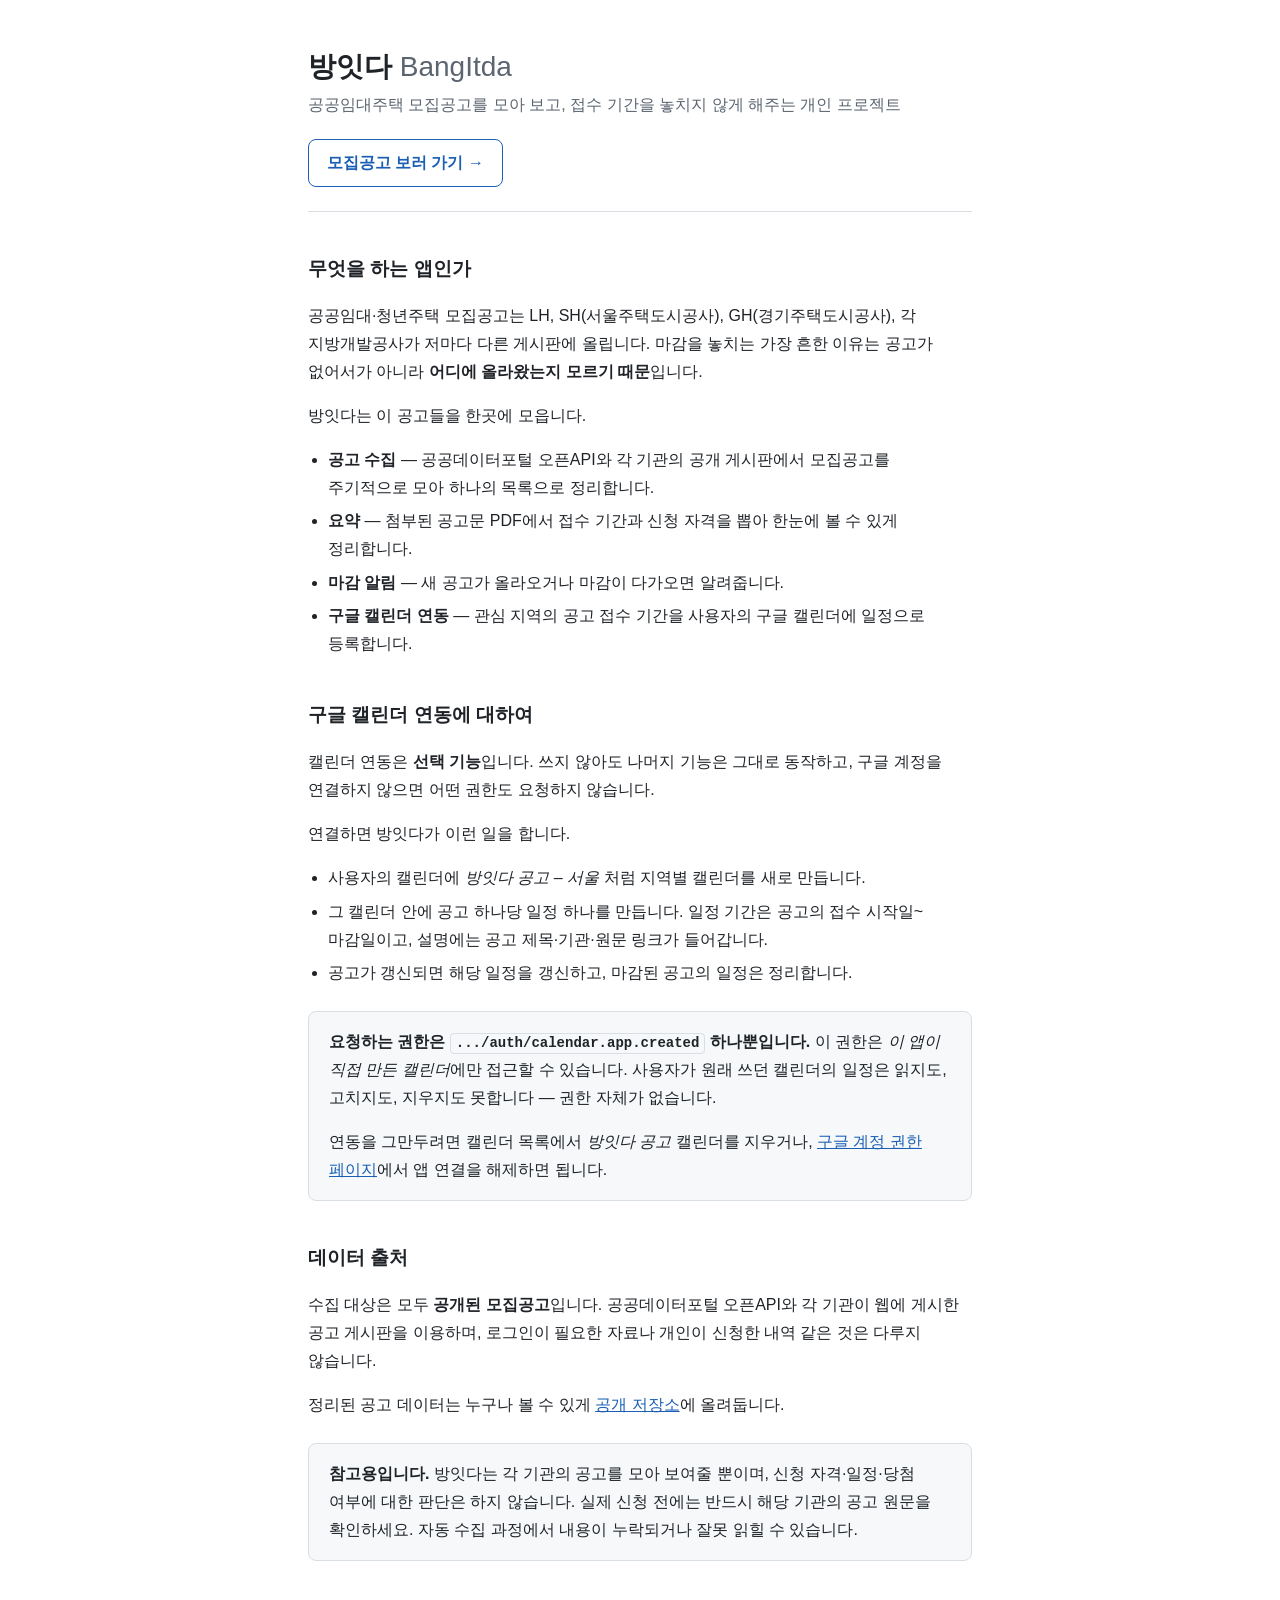
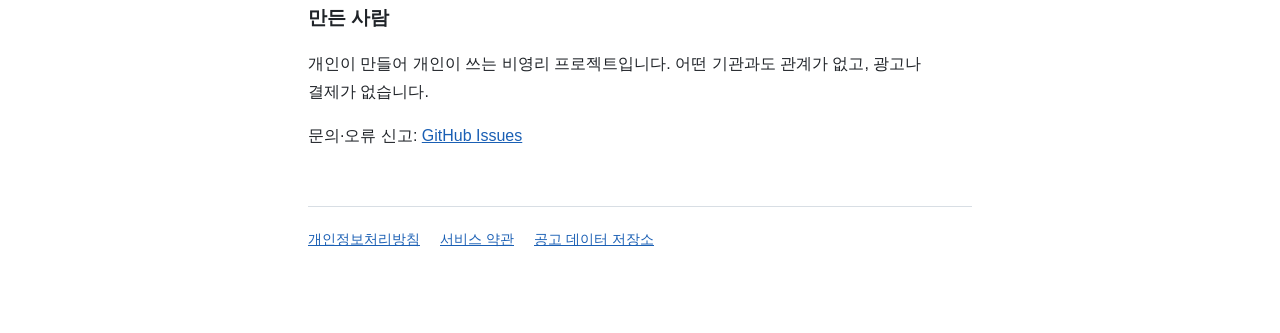
<file: docs/index.html>
<!DOCTYPE html>
<html lang="ko">
<head>
<meta charset="utf-8">
<meta name="viewport" content="width=device-width, initial-scale=1">
<title>방잇다 (BangItda) — 공공임대 모집공고 모아보기</title>
<meta name="description" content="LH·SH·GH 등 공공임대주택 모집공고를 한곳에 모으고, 접수 기간을 구글 캘린더에 등록해 주는 개인 프로젝트입니다.">
<link rel="stylesheet" href="style.css">
</head>
<body>

<header>
  <h1>방잇다 <span style="font-weight:400;color:var(--muted)">BangItda</span></h1>
  <p class="tagline">공공임대주택 모집공고를 모아 보고, 접수 기간을 놓치지 않게 해주는 개인 프로젝트</p>
  <p class="cta"><a href="app/">모집공고 보러 가기 →</a></p>
</header>

<h2>무엇을 하는 앱인가</h2>

<p>
  공공임대·청년주택 모집공고는 LH, SH(서울주택도시공사), GH(경기주택도시공사),
  각 지방개발공사가 저마다 다른 게시판에 올립니다. 마감을 놓치는 가장 흔한 이유는
  공고가 없어서가 아니라 <strong>어디에 올라왔는지 모르기 때문</strong>입니다.
</p>

<p>방잇다는 이 공고들을 한곳에 모읍니다.</p>

<ul>
  <li><strong>공고 수집</strong> — 공공데이터포털 오픈API와 각 기관의 공개 게시판에서
      모집공고를 주기적으로 모아 하나의 목록으로 정리합니다.</li>
  <li><strong>요약</strong> — 첨부된 공고문 PDF에서 접수 기간과 신청 자격을 뽑아
      한눈에 볼 수 있게 정리합니다.</li>
  <li><strong>마감 알림</strong> — 새 공고가 올라오거나 마감이 다가오면 알려줍니다.</li>
  <li><strong>구글 캘린더 연동</strong> — 관심 지역의 공고 접수 기간을 사용자의
      구글 캘린더에 일정으로 등록합니다.</li>
</ul>

<h2>구글 캘린더 연동에 대하여</h2>

<p>
  캘린더 연동은 <strong>선택 기능</strong>입니다. 쓰지 않아도 나머지 기능은 그대로
  동작하고, 구글 계정을 연결하지 않으면 어떤 권한도 요청하지 않습니다.
</p>

<p>연결하면 방잇다가 이런 일을 합니다.</p>

<ul>
  <li>사용자의 캘린더에 <em>방잇다 공고 – 서울</em> 처럼 지역별 캘린더를 새로 만듭니다.</li>
  <li>그 캘린더 안에 공고 하나당 일정 하나를 만듭니다. 일정 기간은 공고의 접수
      시작일~마감일이고, 설명에는 공고 제목·기관·원문 링크가 들어갑니다.</li>
  <li>공고가 갱신되면 해당 일정을 갱신하고, 마감된 공고의 일정은 정리합니다.</li>
</ul>

<div class="note">
  <p>
    <strong>요청하는 권한은 <code>.../auth/calendar.app.created</code> 하나뿐입니다.</strong>
    이 권한은 <em>이 앱이 직접 만든 캘린더</em>에만 접근할 수 있습니다. 사용자가
    원래 쓰던 캘린더의 일정은 읽지도, 고치지도, 지우지도 못합니다 — 권한 자체가
    없습니다.
  </p>
  <p>
    연동을 그만두려면 캘린더 목록에서 <em>방잇다 공고</em> 캘린더를 지우거나,
    <a href="https://myaccount.google.com/permissions">구글 계정 권한 페이지</a>에서
    앱 연결을 해제하면 됩니다.
  </p>
</div>

<h2>데이터 출처</h2>

<p>
  수집 대상은 모두 <strong>공개된 모집공고</strong>입니다. 공공데이터포털
  오픈API와 각 기관이 웹에 게시한 공고 게시판을 이용하며, 로그인이 필요한
  자료나 개인이 신청한 내역 같은 것은 다루지 않습니다.
</p>

<p>
  정리된 공고 데이터는 누구나 볼 수 있게
  <a href="https://github.com/gldrngldrn/BangItda">공개 저장소</a>에 올려둡니다.
</p>

<div class="note">
  <p>
    <strong>참고용입니다.</strong> 방잇다는 각 기관의 공고를 모아 보여줄 뿐이며,
    신청 자격·일정·당첨 여부에 대한 판단은 하지 않습니다. 실제 신청 전에는 반드시
    해당 기관의 공고 원문을 확인하세요. 자동 수집 과정에서 내용이 누락되거나
    잘못 읽힐 수 있습니다.
  </p>
</div>

<h2>만든 사람</h2>

<p>
  개인이 만들어 개인이 쓰는 비영리 프로젝트입니다. 어떤 기관과도 관계가 없고,
  광고나 결제가 없습니다.
</p>

<p>
  문의·오류 신고:
  <a href="https://github.com/gldrngldrn/BangItda/issues">GitHub Issues</a>
</p>

<footer>
  <a href="privacy.html">개인정보처리방침</a>
  <a href="terms.html">서비스 약관</a>
  <a href="https://github.com/gldrngldrn/BangItda">공고 데이터 저장소</a>
</footer>

</body>
</html>
</file>
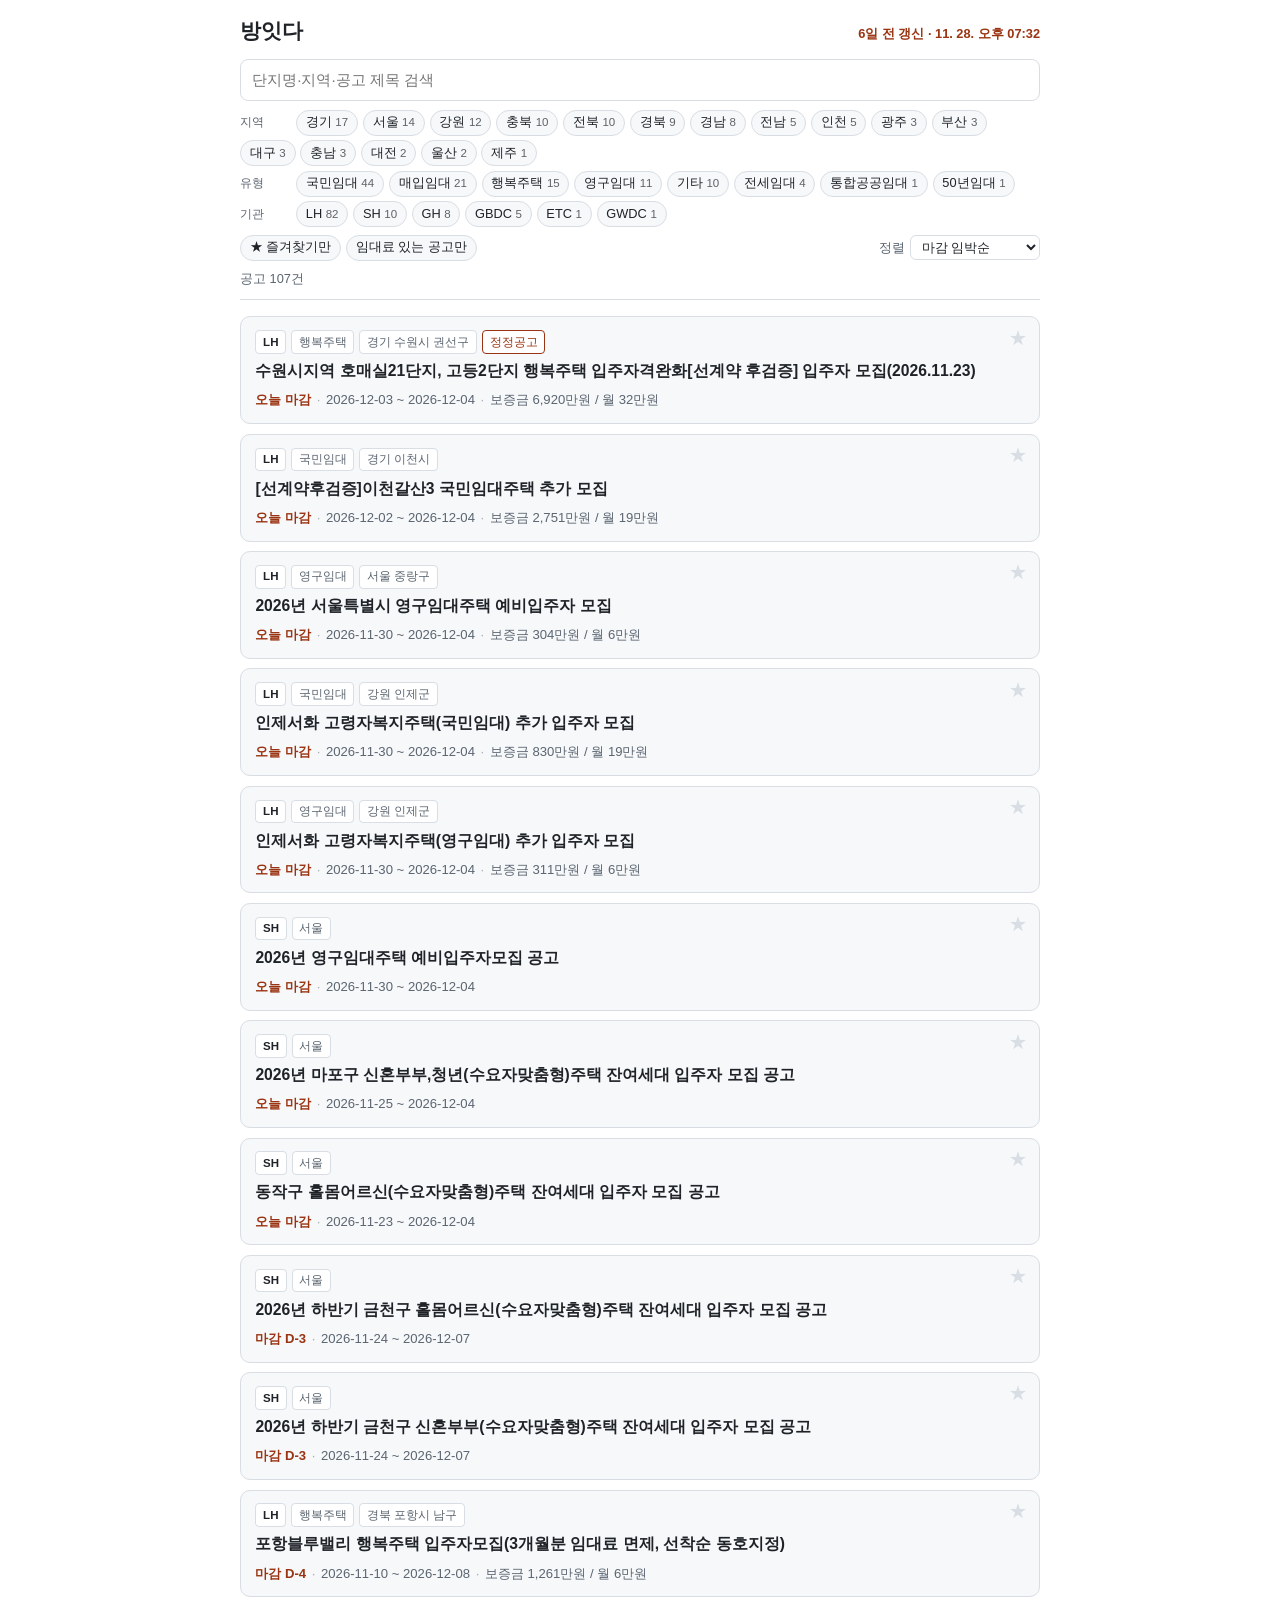
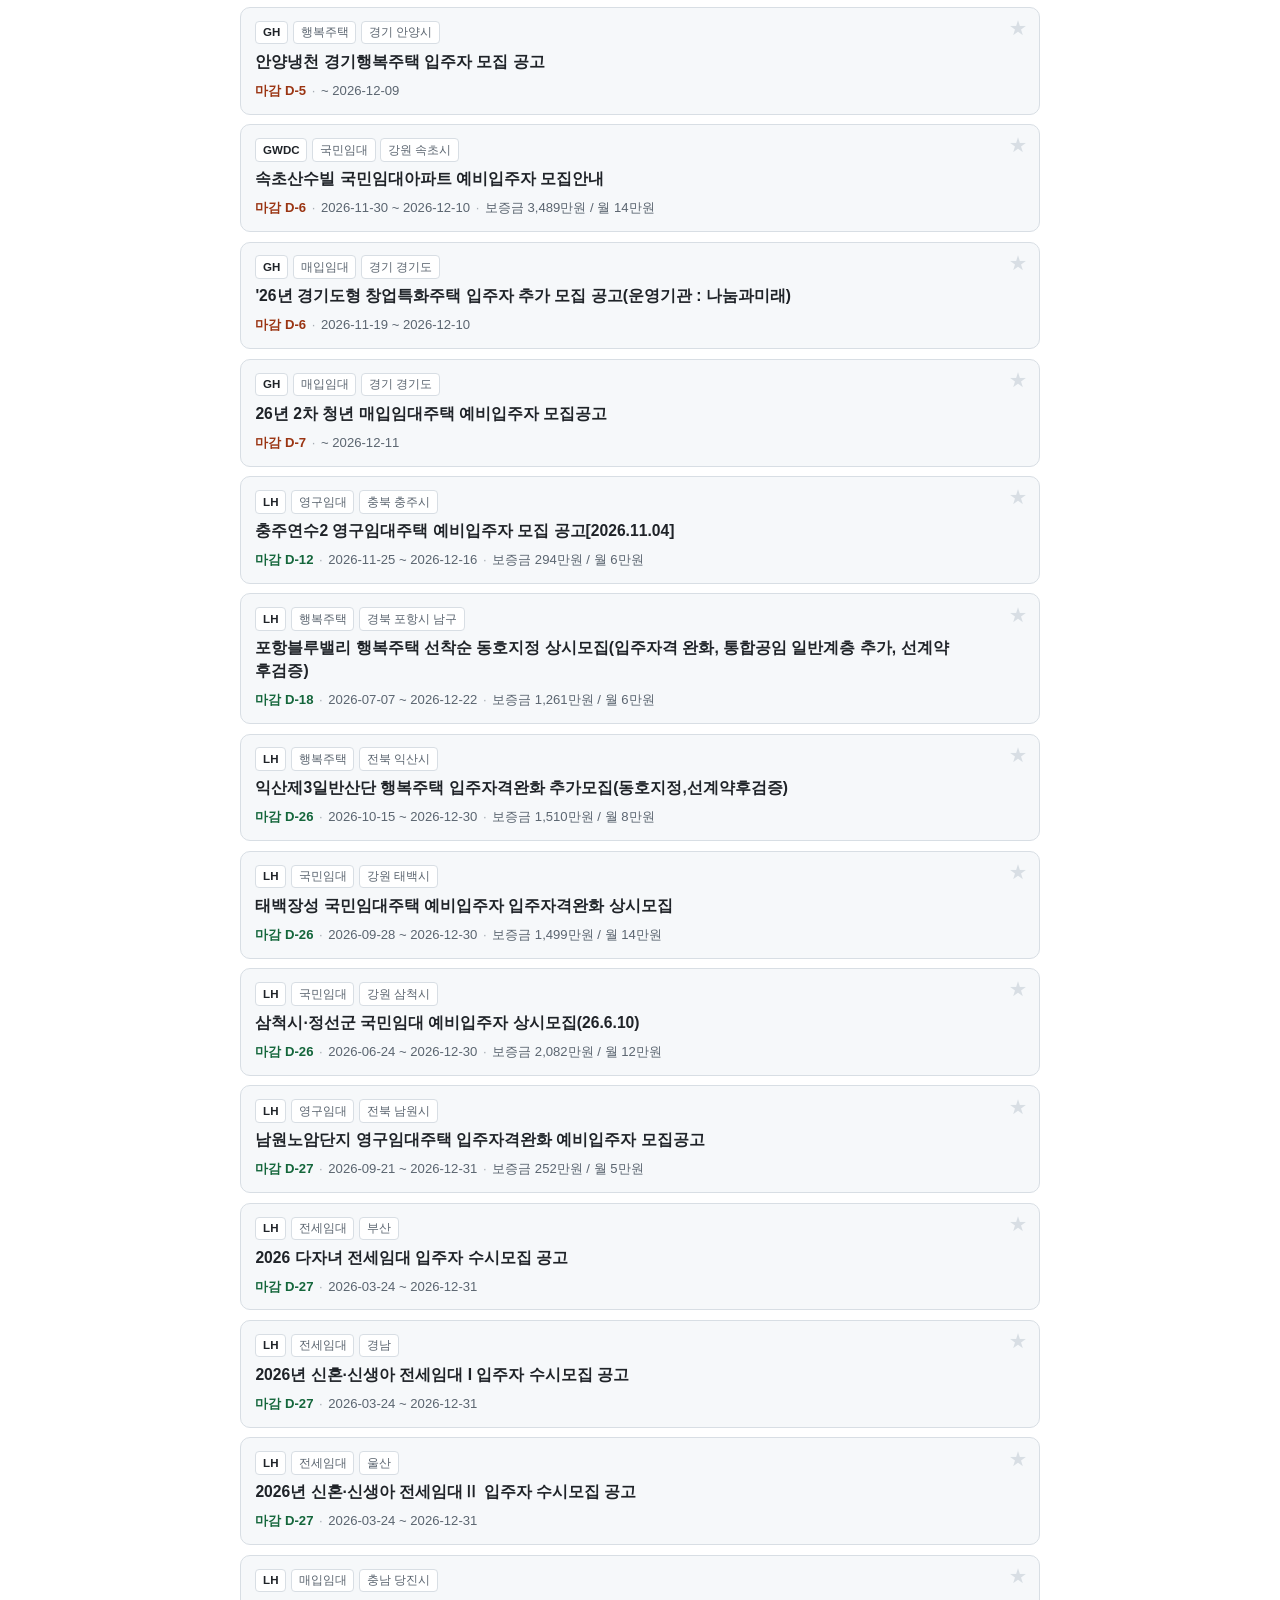
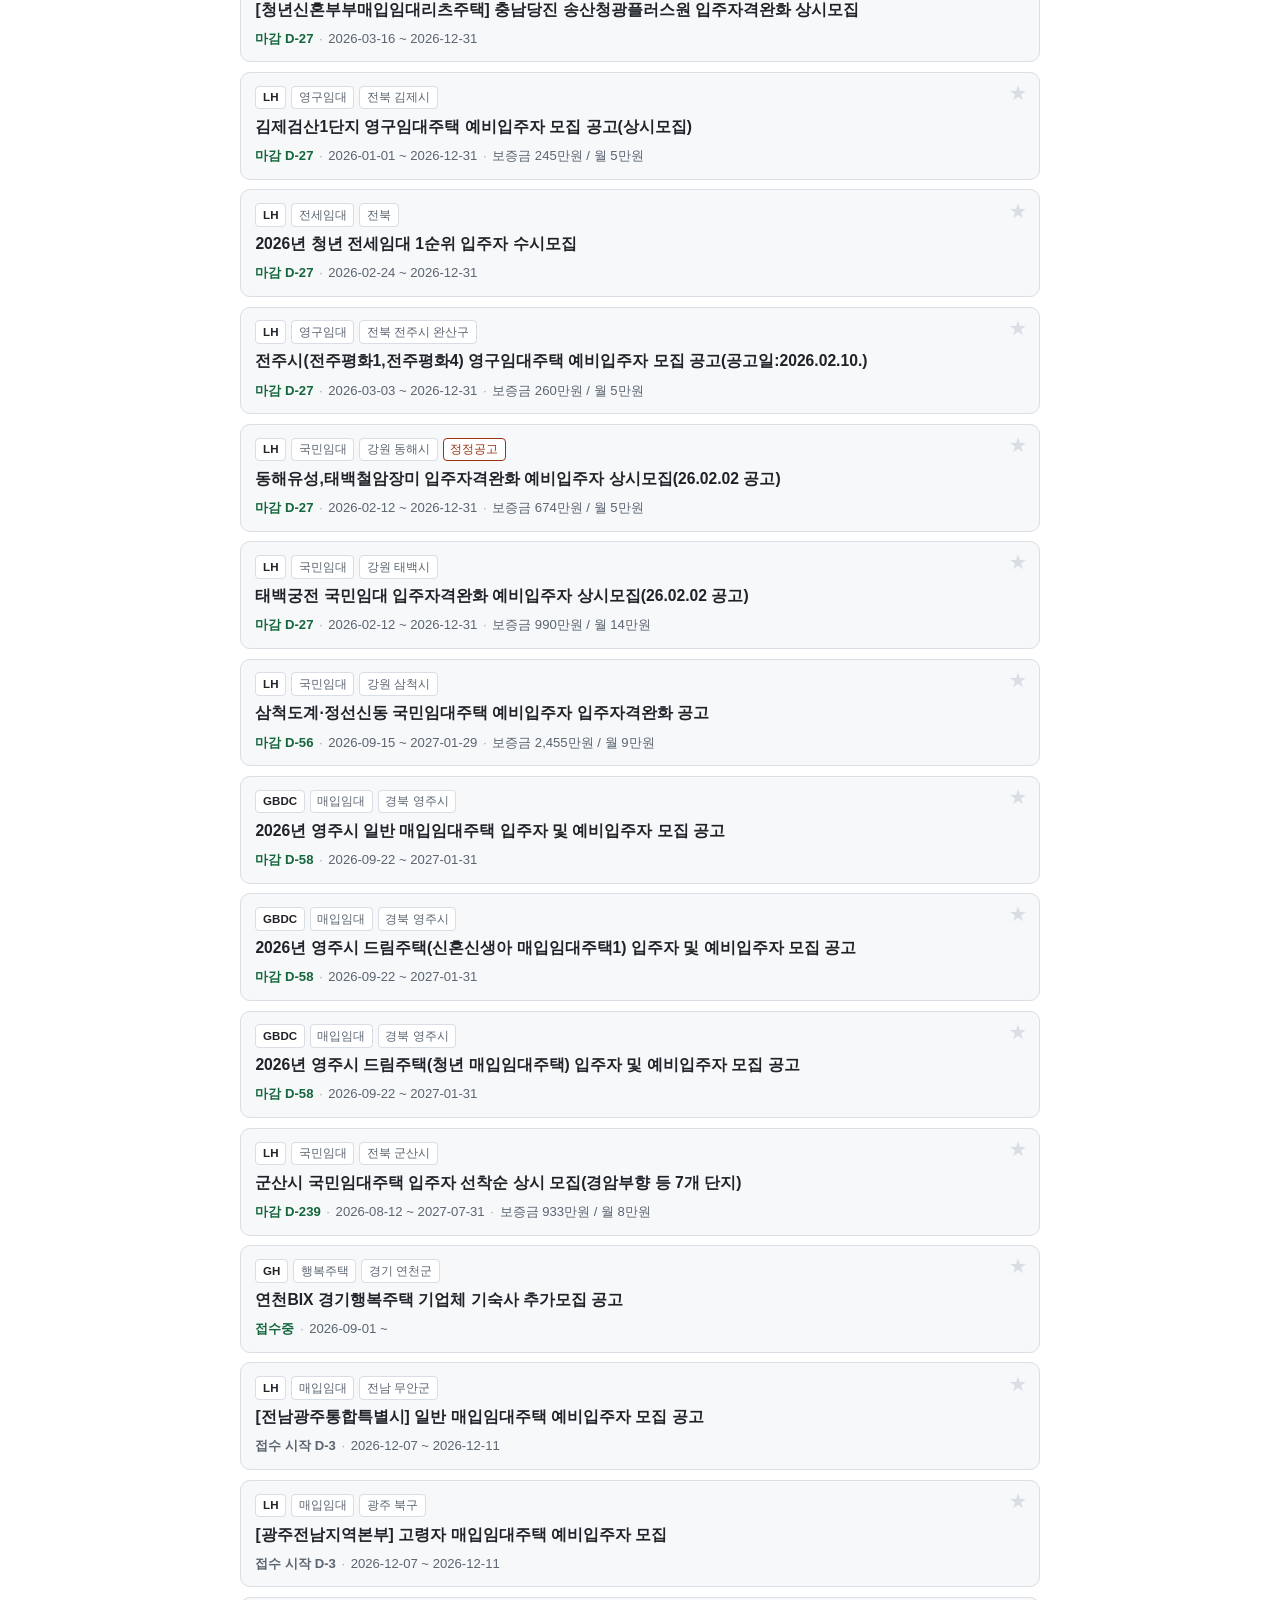
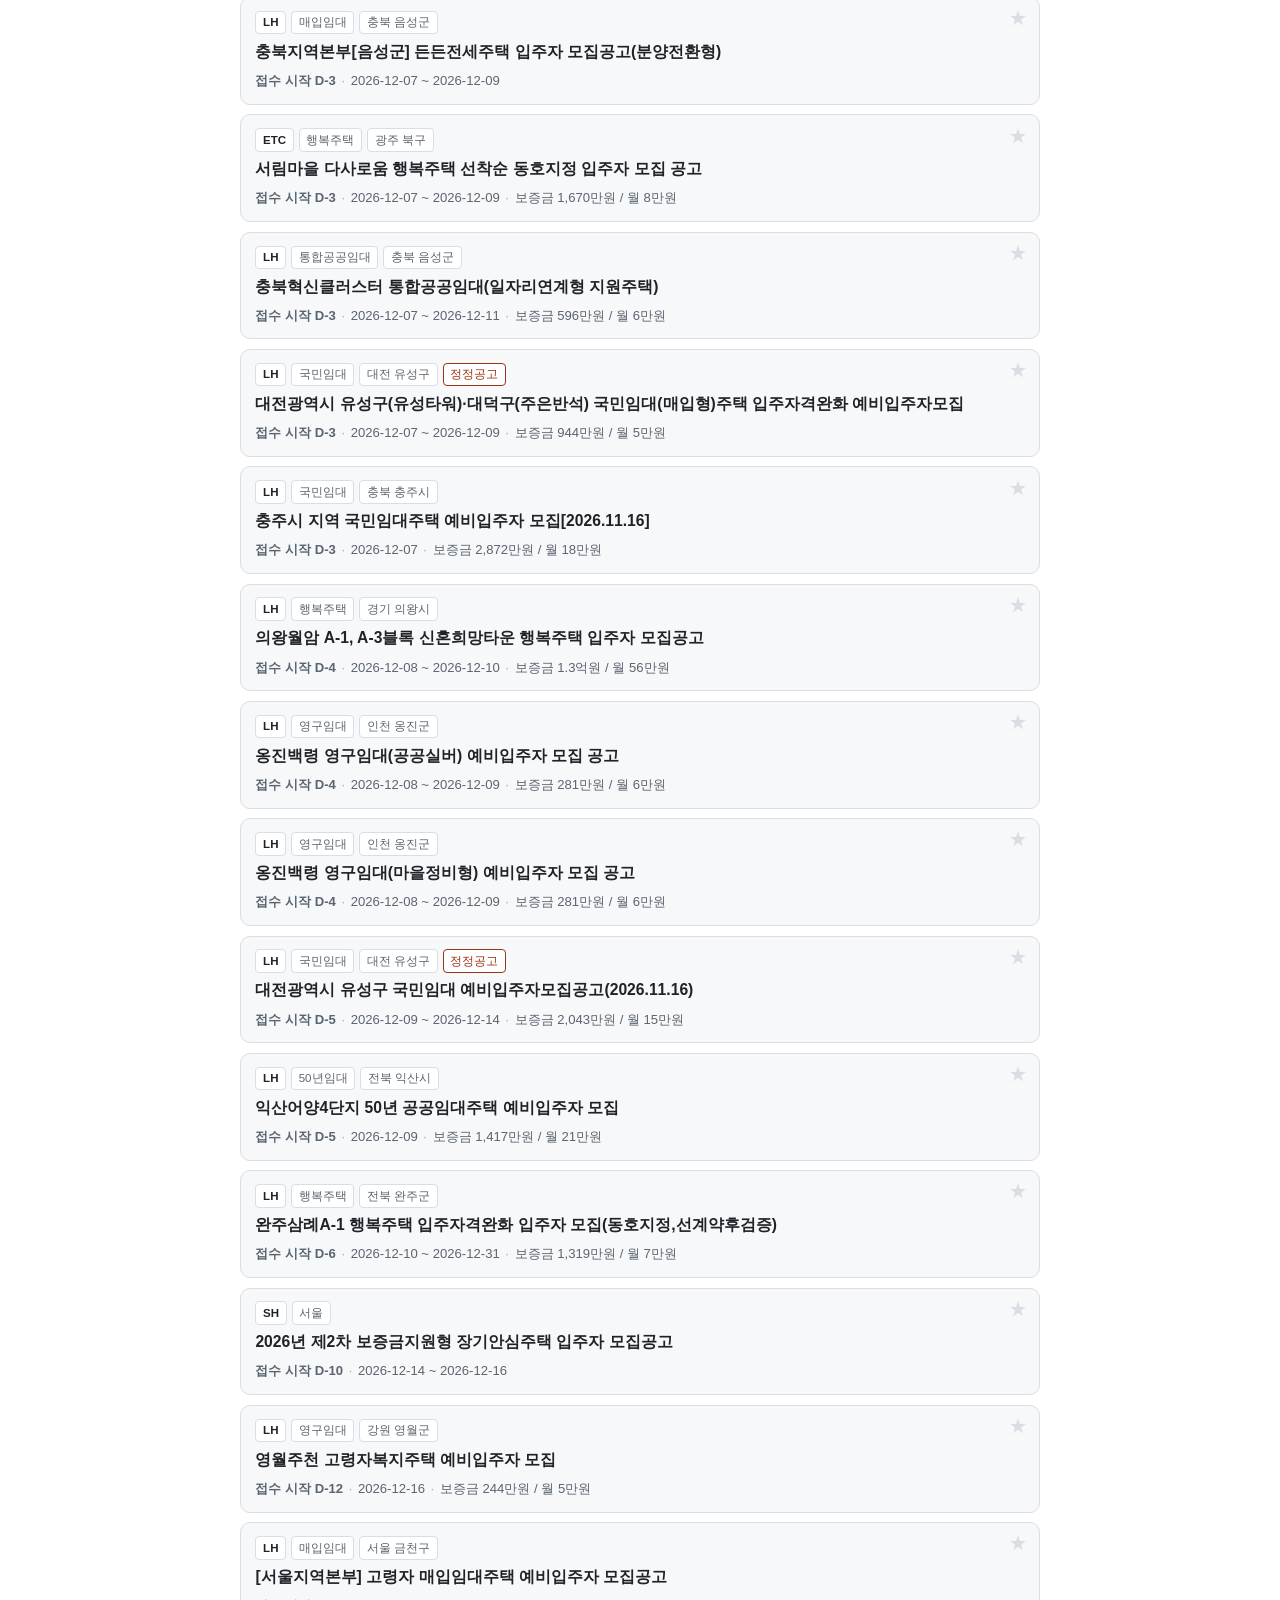
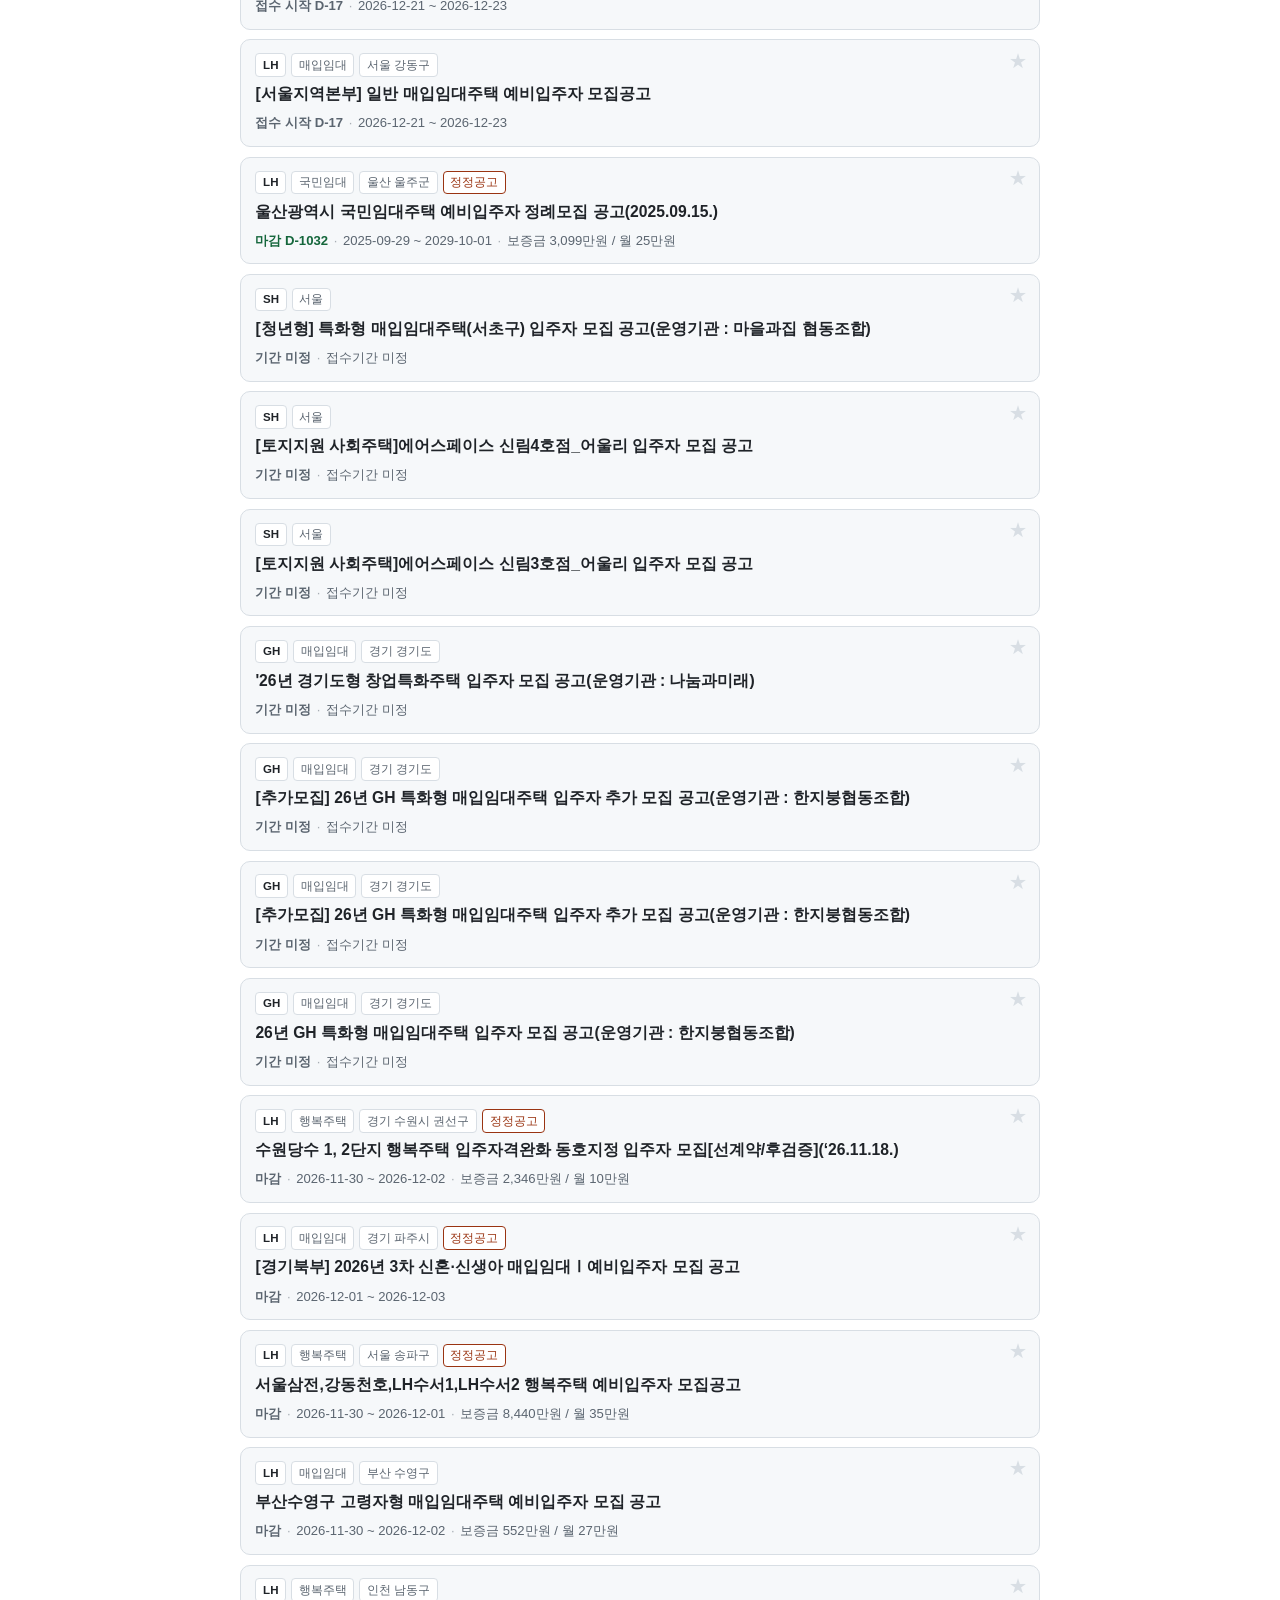
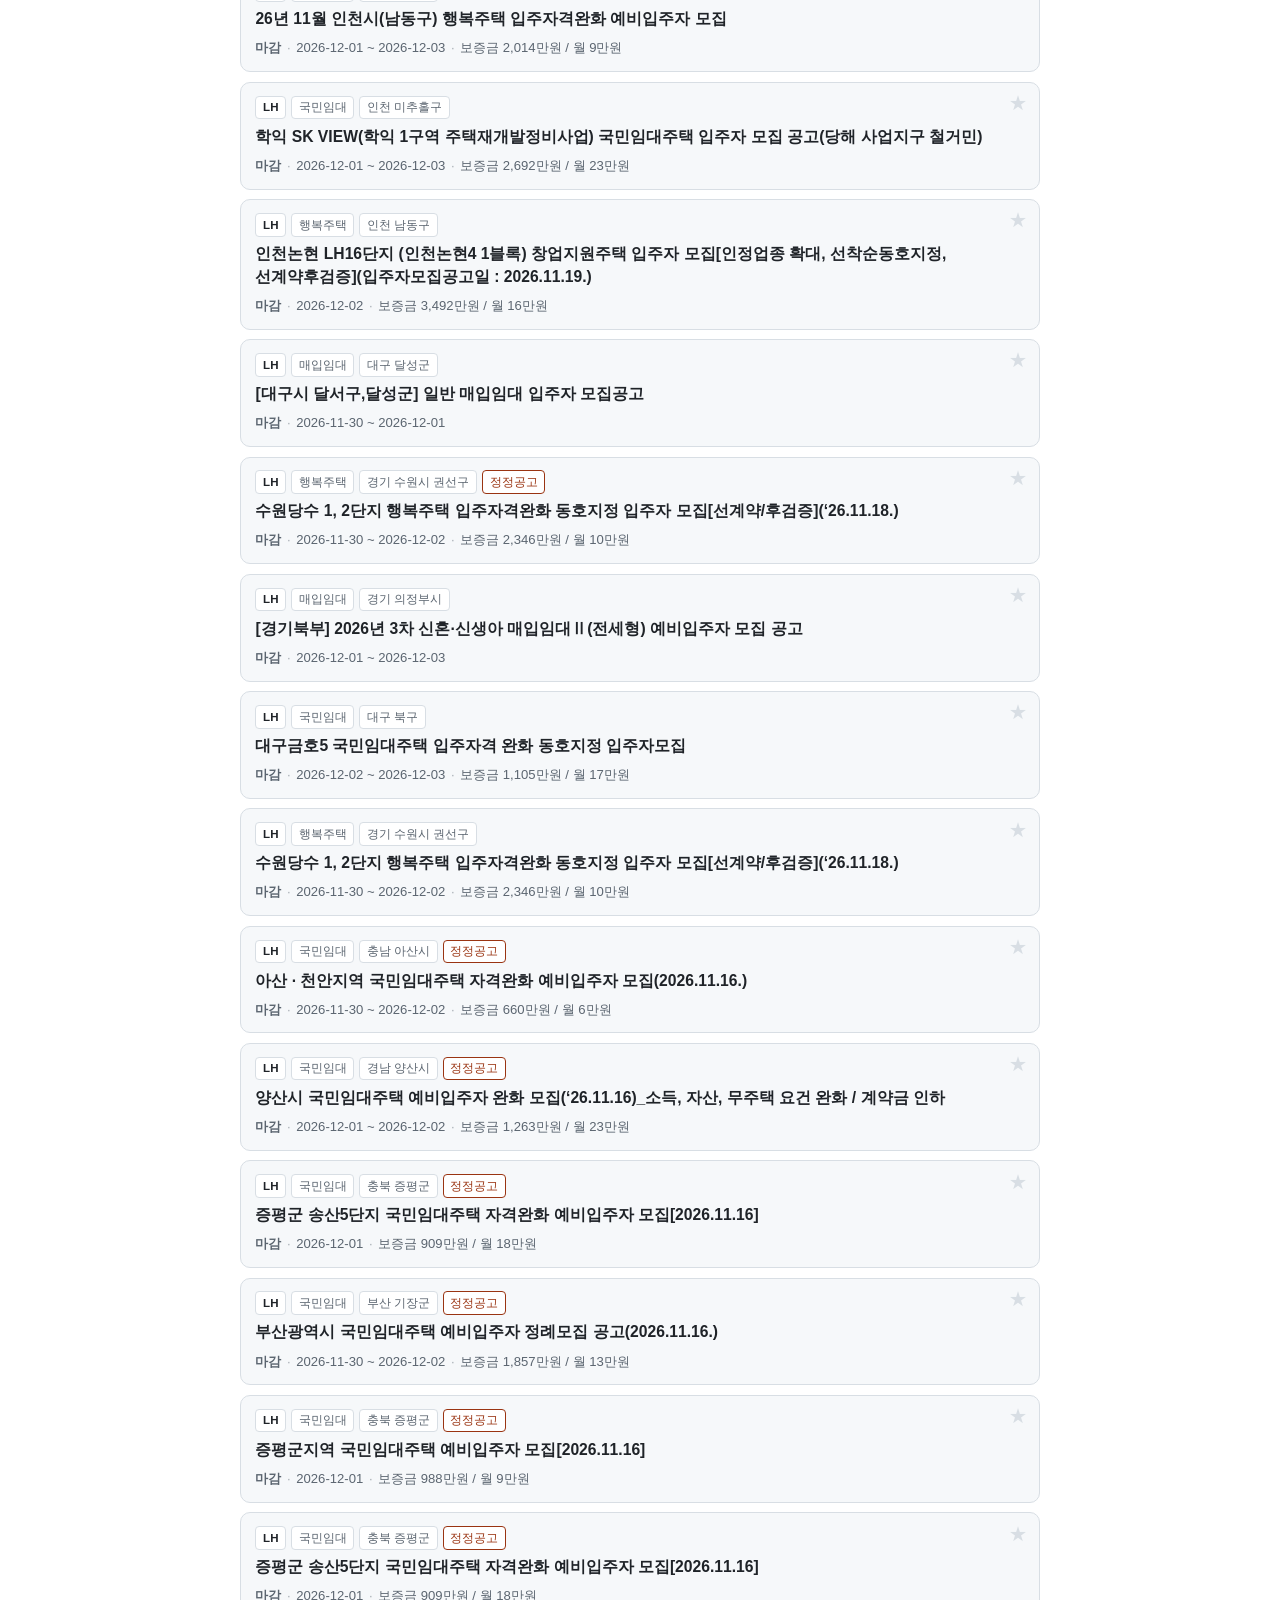
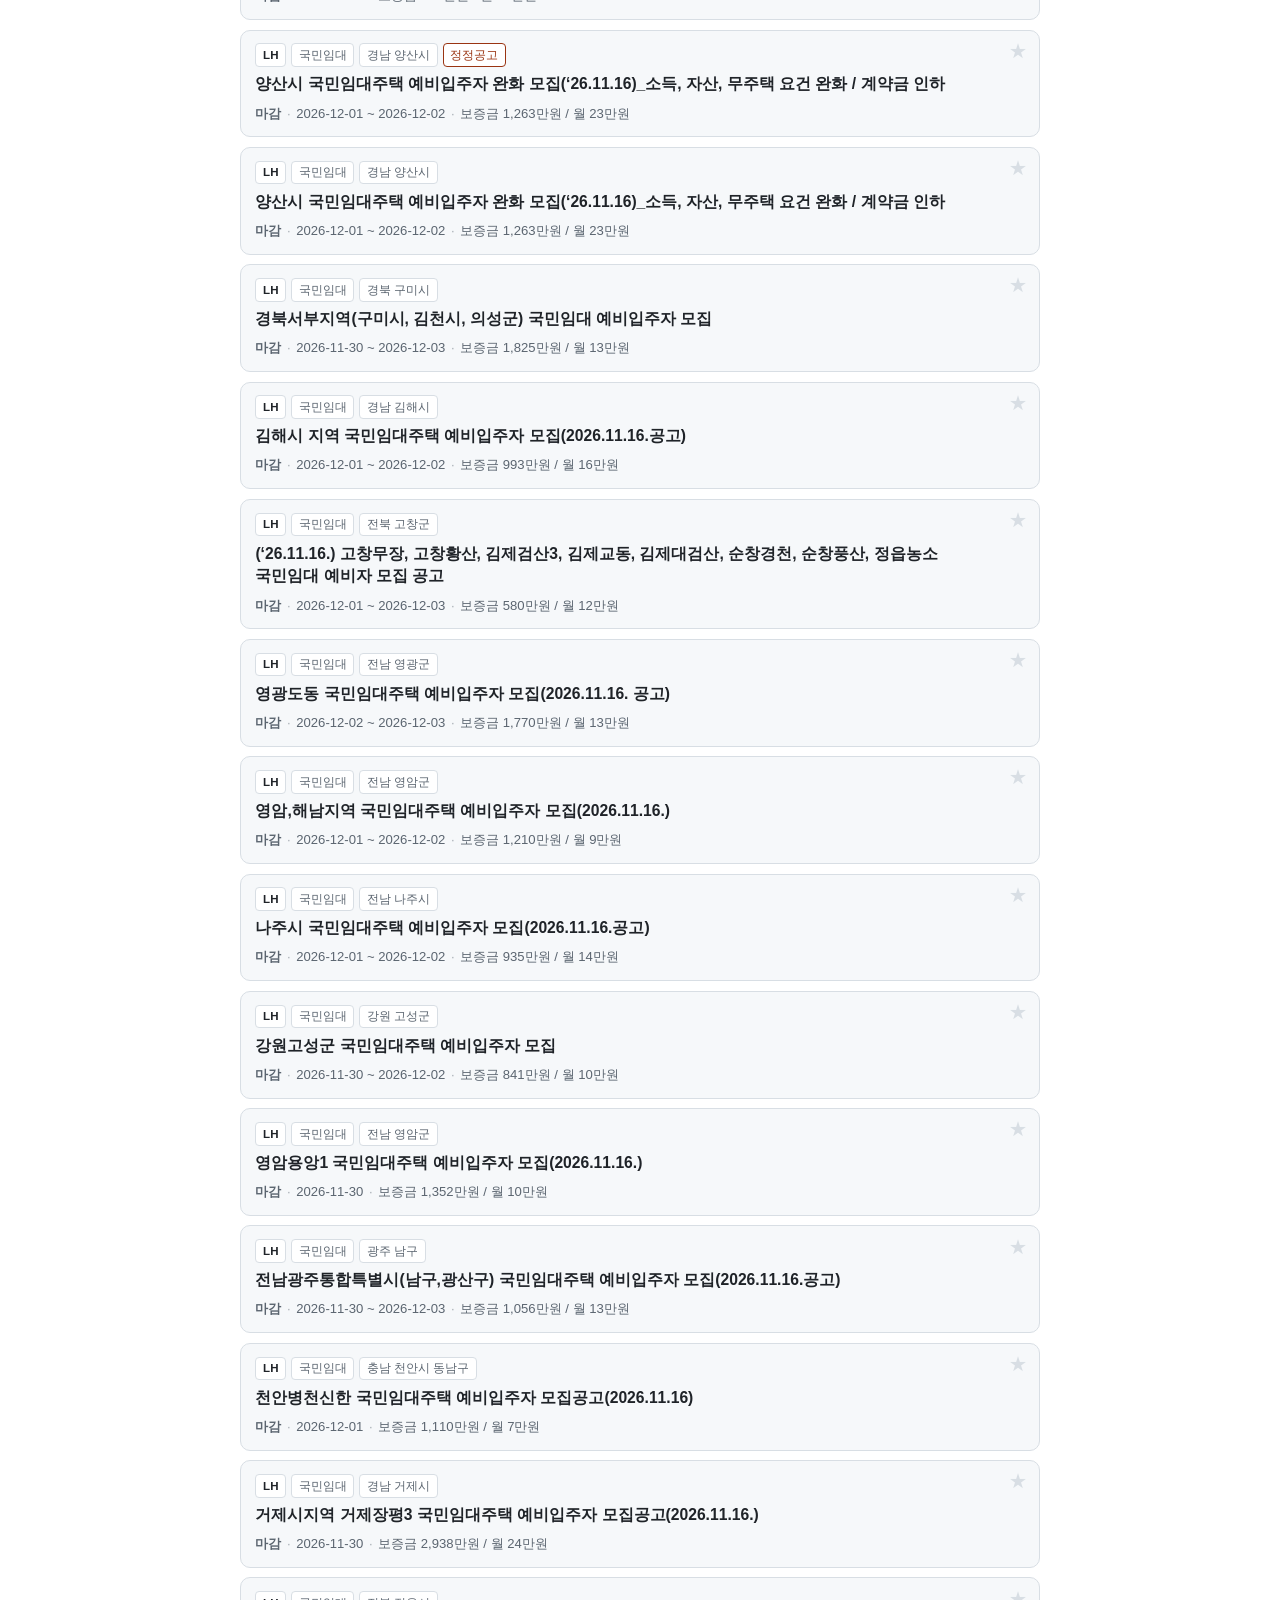
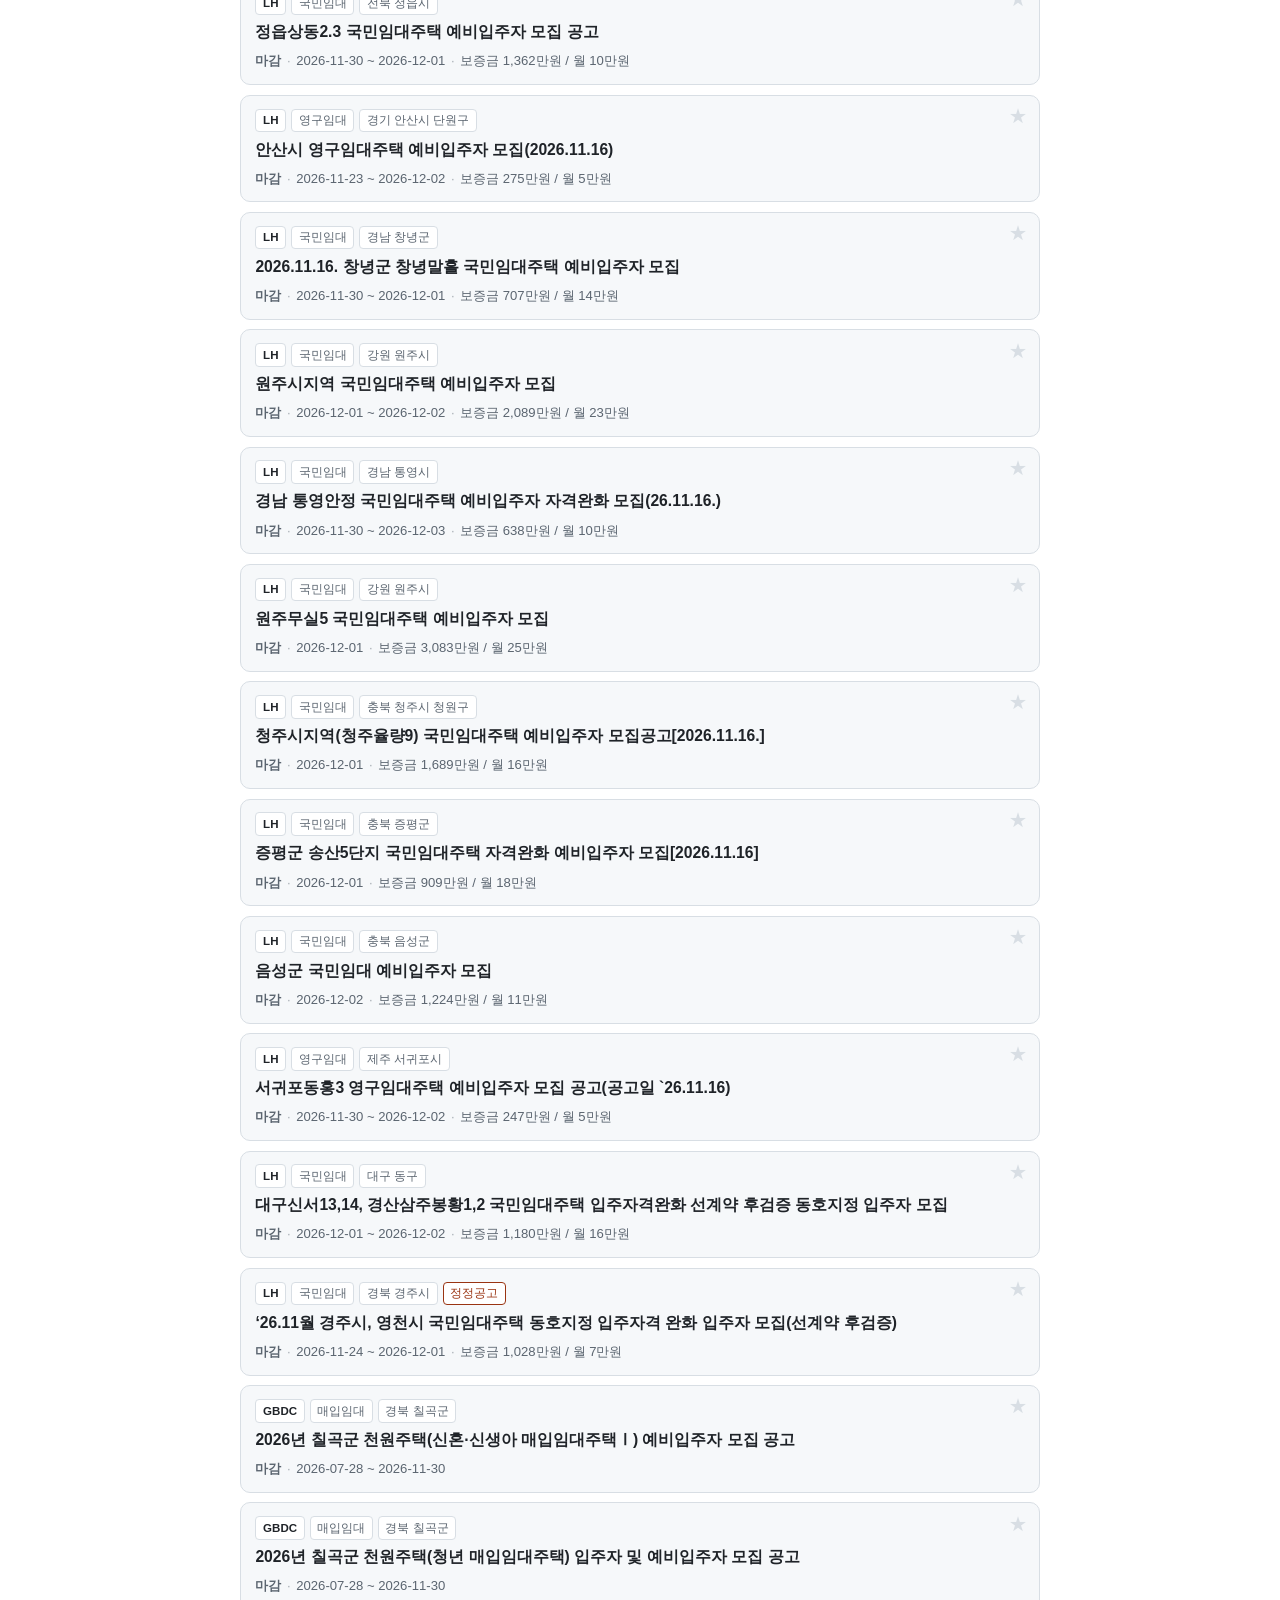
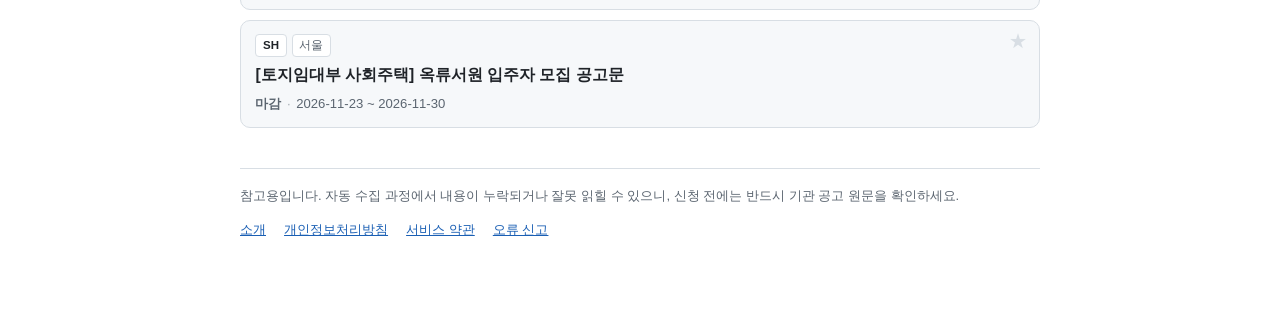
<file: docs/app/index.html>
<!DOCTYPE html>
<html lang="ko">
<head>
<meta charset="utf-8">
<meta name="viewport" content="width=device-width, initial-scale=1">
<title>방잇다 — 공공임대 모집공고</title>
<meta name="description" content="LH·SH·GH 등 공공임대주택 모집공고를 지역·유형별로 모아 봅니다.">
<meta name="color-scheme" content="light dark">
<link rel="stylesheet" href="app.css">
</head>
<body>

<header class="top">
  <div class="top-row">
    <h1><a href="../">방잇다</a></h1>
    <p class="freshness" id="freshness" aria-live="polite">불러오는 중…</p>
  </div>

  <div class="search-row">
    <label class="sr-only" for="q">공고 검색</label>
    <input type="search" id="q" placeholder="단지명·지역·공고 제목 검색" autocomplete="off">
    <button type="button" id="reset" class="ghost" hidden>조건 초기화</button>
  </div>

  <div class="filters" id="filters"></div>

  <div class="toolbar">
    <div class="toggles">
      <button type="button" class="chip toggle" id="onlyBookmarked" aria-pressed="false">
        <span aria-hidden="true">★</span> 즐겨찾기만 <span class="count" id="bmCount"></span>
      </button>
      <button type="button" class="chip toggle" id="hideNoPrice" aria-pressed="false">
        임대료 있는 공고만
      </button>
    </div>
    <label class="sort">
      정렬
      <select id="sort">
        <option value="deadline">마감 임박순</option>
        <option value="posted">공고일 최신순</option>
        <option value="start">접수 시작일순</option>
        <option value="rent">월임대료 낮은순</option>
      </select>
    </label>
  </div>

  <p class="result-line" id="resultLine" aria-live="polite"></p>
</header>

<main id="list" class="list"></main>

<p class="empty" id="empty" hidden>
  조건에 맞는 공고가 없습니다. 필터를 줄여보세요.
</p>

<footer class="foot">
  <p class="disclaimer">
    참고용입니다. 자동 수집 과정에서 내용이 누락되거나 잘못 읽힐 수 있으니,
    신청 전에는 반드시 기관 공고 원문을 확인하세요.
  </p>
  <p>
    <a href="../">소개</a>
    <a href="../privacy.html">개인정보처리방침</a>
    <a href="../terms.html">서비스 약관</a>
    <a href="https://github.com/gldrngldrn/BangItda/issues">오류 신고</a>
  </p>
</footer>

<dialog id="detail" class="detail">
  <div class="detail-inner" id="detailBody"></div>
  <form method="dialog" class="detail-close">
    <button class="ghost">닫기</button>
  </form>
</dialog>

<script src="app.js"></script>
</body>
</html>
</file>
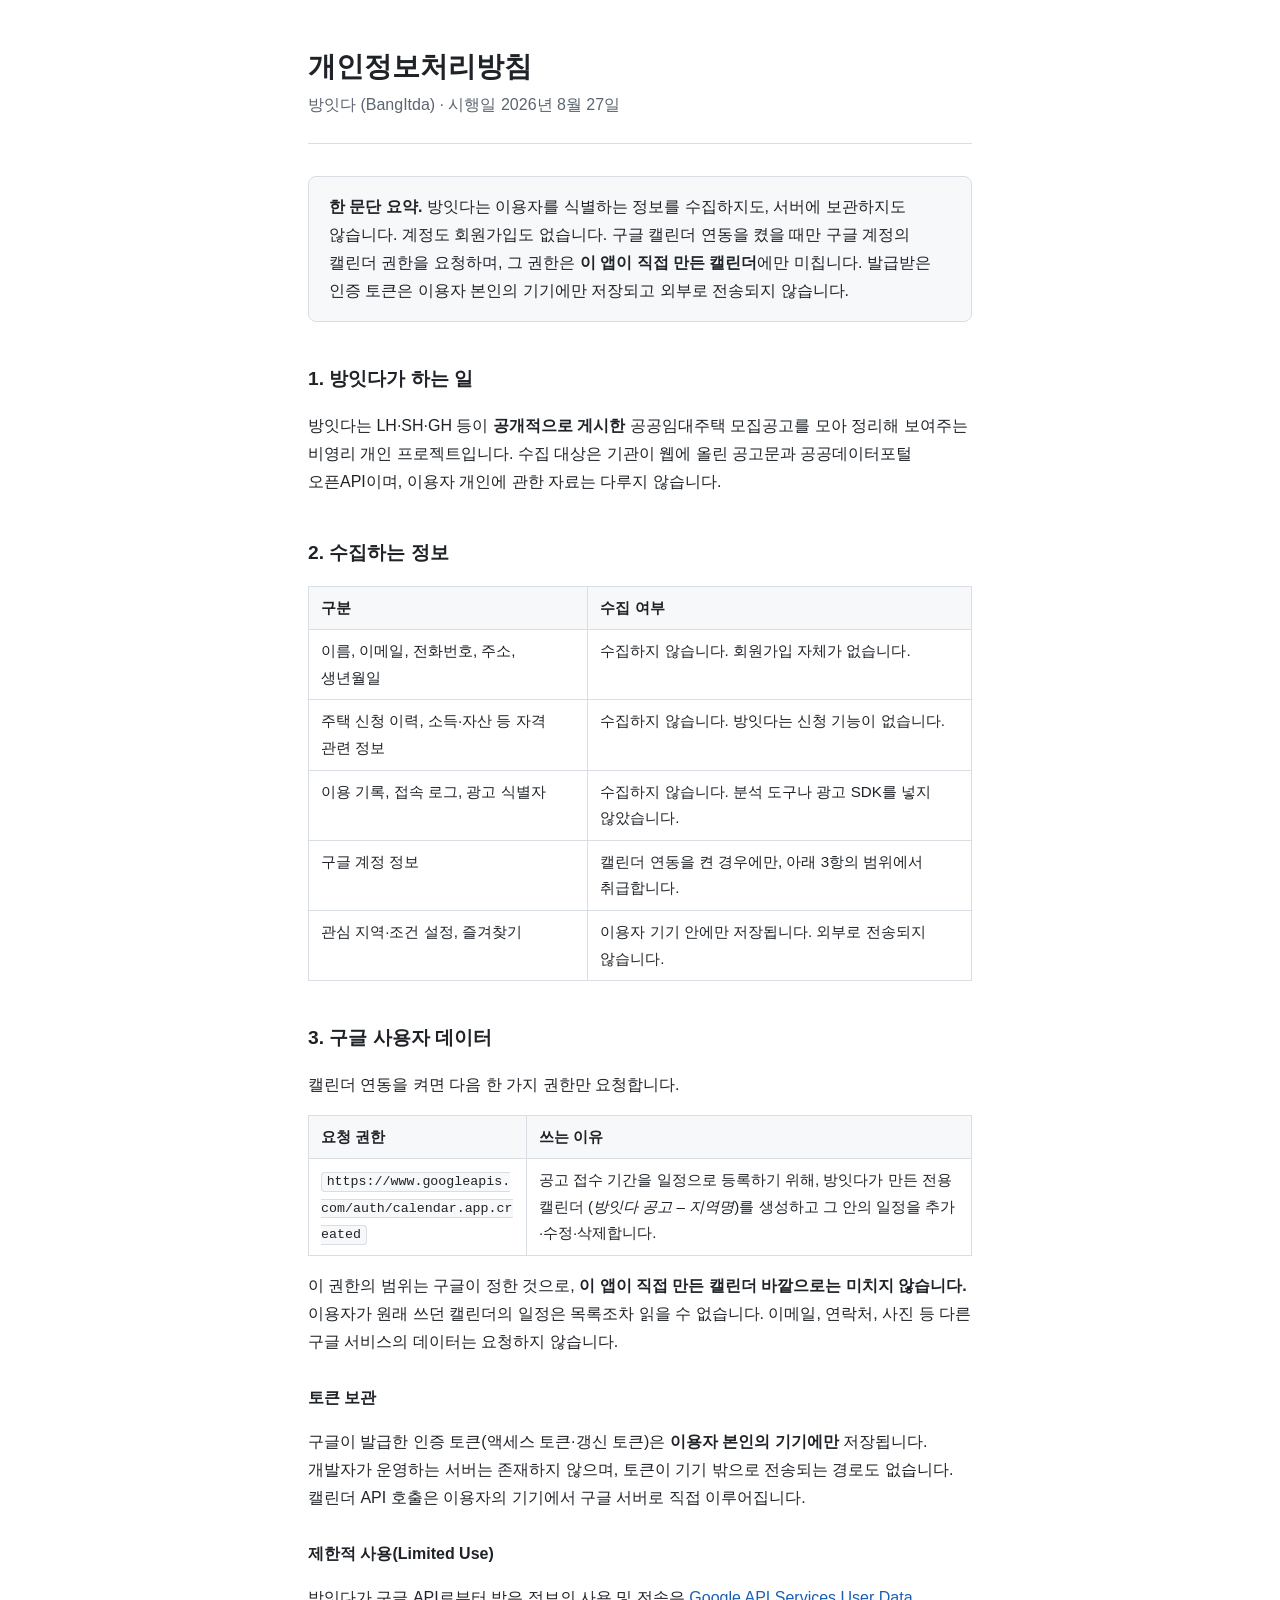
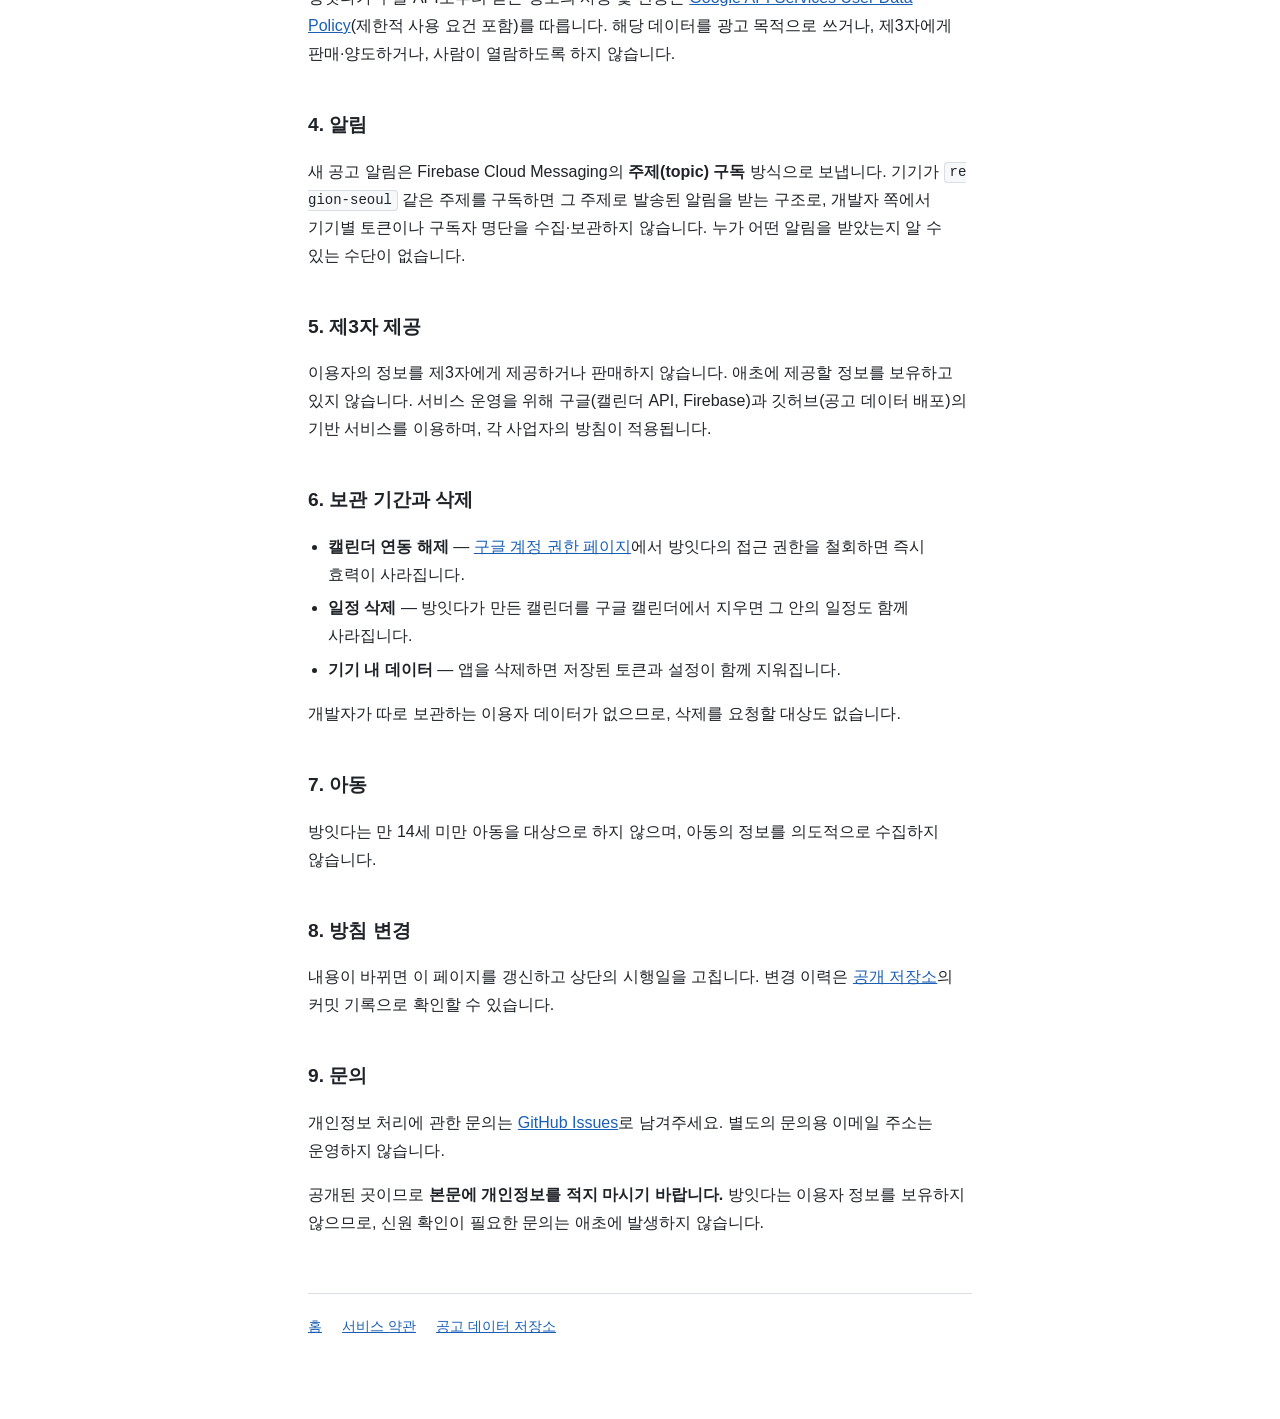
<file: docs/privacy.html>
<!DOCTYPE html>
<html lang="ko">
<head>
<meta charset="utf-8">
<meta name="viewport" content="width=device-width, initial-scale=1">
<title>개인정보처리방침 — 방잇다 (BangItda)</title>
<meta name="description" content="방잇다(BangItda)의 개인정보처리방침. 구글 캘린더 연동 시 취급하는 정보와 그 범위를 설명합니다.">
<link rel="stylesheet" href="style.css">
</head>
<body>

<header>
  <h1>개인정보처리방침</h1>
  <p class="tagline">방잇다 (BangItda) · 시행일 2026년 8월 27일</p>
</header>

<div class="note">
  <p>
    <strong>한 문단 요약.</strong> 방잇다는 이용자를 식별하는 정보를 수집하지도,
    서버에 보관하지도 않습니다. 계정도 회원가입도 없습니다. 구글 캘린더 연동을
    켰을 때만 구글 계정의 캘린더 권한을 요청하며, 그 권한은 <strong>이 앱이 직접
    만든 캘린더</strong>에만 미칩니다. 발급받은 인증 토큰은 이용자 본인의 기기에만
    저장되고 외부로 전송되지 않습니다.
  </p>
</div>

<h2>1. 방잇다가 하는 일</h2>

<p>
  방잇다는 LH·SH·GH 등이 <strong>공개적으로 게시한</strong> 공공임대주택 모집공고를
  모아 정리해 보여주는 비영리 개인 프로젝트입니다. 수집 대상은 기관이 웹에 올린
  공고문과 공공데이터포털 오픈API이며, 이용자 개인에 관한 자료는 다루지 않습니다.
</p>

<h2>2. 수집하는 정보</h2>

<table>
  <tr>
    <th>구분</th>
    <th>수집 여부</th>
  </tr>
  <tr>
    <td>이름, 이메일, 전화번호, 주소, 생년월일</td>
    <td>수집하지 않습니다. 회원가입 자체가 없습니다.</td>
  </tr>
  <tr>
    <td>주택 신청 이력, 소득·자산 등 자격 관련 정보</td>
    <td>수집하지 않습니다. 방잇다는 신청 기능이 없습니다.</td>
  </tr>
  <tr>
    <td>이용 기록, 접속 로그, 광고 식별자</td>
    <td>수집하지 않습니다. 분석 도구나 광고 SDK를 넣지 않았습니다.</td>
  </tr>
  <tr>
    <td>구글 계정 정보</td>
    <td>캘린더 연동을 켠 경우에만, 아래 3항의 범위에서 취급합니다.</td>
  </tr>
  <tr>
    <td>관심 지역·조건 설정, 즐겨찾기</td>
    <td>이용자 기기 안에만 저장됩니다. 외부로 전송되지 않습니다.</td>
  </tr>
</table>

<h2>3. 구글 사용자 데이터</h2>

<p>캘린더 연동을 켜면 다음 한 가지 권한만 요청합니다.</p>

<table>
  <tr><th>요청 권한</th><th>쓰는 이유</th></tr>
  <tr>
    <td><code>https://www.googleapis.com/auth/calendar.app.created</code></td>
    <td>
      공고 접수 기간을 일정으로 등록하기 위해, 방잇다가 만든 전용 캘린더
      (<em>방잇다 공고 – 지역명</em>)를 생성하고 그 안의 일정을 추가·수정·삭제합니다.
    </td>
  </tr>
</table>

<p>
  이 권한의 범위는 구글이 정한 것으로, <strong>이 앱이 직접 만든 캘린더 바깥으로는
  미치지 않습니다.</strong> 이용자가 원래 쓰던 캘린더의 일정은 목록조차 읽을 수
  없습니다. 이메일, 연락처, 사진 등 다른 구글 서비스의 데이터는 요청하지 않습니다.
</p>

<h3>토큰 보관</h3>

<p>
  구글이 발급한 인증 토큰(액세스 토큰·갱신 토큰)은 <strong>이용자 본인의 기기에만</strong>
  저장됩니다. 개발자가 운영하는 서버는 존재하지 않으며, 토큰이 기기 밖으로
  전송되는 경로도 없습니다. 캘린더 API 호출은 이용자의 기기에서 구글 서버로
  직접 이루어집니다.
</p>

<h3>제한적 사용(Limited Use)</h3>

<p>
  방잇다가 구글 API로부터 받은 정보의 사용 및 전송은
  <a href="https://developers.google.com/terms/api-services-user-data-policy">Google API
  Services User Data Policy</a>(제한적 사용 요건 포함)를 따릅니다. 해당 데이터를
  광고 목적으로 쓰거나, 제3자에게 판매·양도하거나, 사람이 열람하도록 하지 않습니다.
</p>

<h2>4. 알림</h2>

<p>
  새 공고 알림은 Firebase Cloud Messaging의 <strong>주제(topic) 구독</strong> 방식으로
  보냅니다. 기기가 <code>region-seoul</code> 같은 주제를 구독하면 그 주제로 발송된
  알림을 받는 구조로, 개발자 쪽에서 기기별 토큰이나 구독자 명단을 수집·보관하지
  않습니다. 누가 어떤 알림을 받았는지 알 수 있는 수단이 없습니다.
</p>

<h2>5. 제3자 제공</h2>

<p>
  이용자의 정보를 제3자에게 제공하거나 판매하지 않습니다. 애초에 제공할 정보를
  보유하고 있지 않습니다. 서비스 운영을 위해 구글(캘린더 API, Firebase)과
  깃허브(공고 데이터 배포)의 기반 서비스를 이용하며, 각 사업자의 방침이 적용됩니다.
</p>

<h2>6. 보관 기간과 삭제</h2>

<ul>
  <li><strong>캘린더 연동 해제</strong> —
      <a href="https://myaccount.google.com/permissions">구글 계정 권한 페이지</a>에서
      방잇다의 접근 권한을 철회하면 즉시 효력이 사라집니다.</li>
  <li><strong>일정 삭제</strong> — 방잇다가 만든 캘린더를 구글 캘린더에서 지우면
      그 안의 일정도 함께 사라집니다.</li>
  <li><strong>기기 내 데이터</strong> — 앱을 삭제하면 저장된 토큰과 설정이 함께
      지워집니다.</li>
</ul>

<p>
  개발자가 따로 보관하는 이용자 데이터가 없으므로, 삭제를 요청할 대상도 없습니다.
</p>

<h2>7. 아동</h2>

<p>
  방잇다는 만 14세 미만 아동을 대상으로 하지 않으며, 아동의 정보를 의도적으로
  수집하지 않습니다.
</p>

<h2>8. 방침 변경</h2>

<p>
  내용이 바뀌면 이 페이지를 갱신하고 상단의 시행일을 고칩니다. 변경 이력은
  <a href="https://github.com/gldrngldrn/BangItda">공개 저장소</a>의 커밋 기록으로
  확인할 수 있습니다.
</p>

<h2>9. 문의</h2>

<p>
  개인정보 처리에 관한 문의는
  <a href="https://github.com/gldrngldrn/BangItda/issues">GitHub Issues</a>로
  남겨주세요. 별도의 문의용 이메일 주소는 운영하지 않습니다.
</p>

<p>
  공개된 곳이므로 <strong>본문에 개인정보를 적지 마시기 바랍니다.</strong>
  방잇다는 이용자 정보를 보유하지 않으므로, 신원 확인이 필요한 문의는 애초에
  발생하지 않습니다.
</p>

<footer>
  <a href="index.html">홈</a>
  <a href="terms.html">서비스 약관</a>
  <a href="https://github.com/gldrngldrn/BangItda">공고 데이터 저장소</a>
</footer>

</body>
</html>
</file>
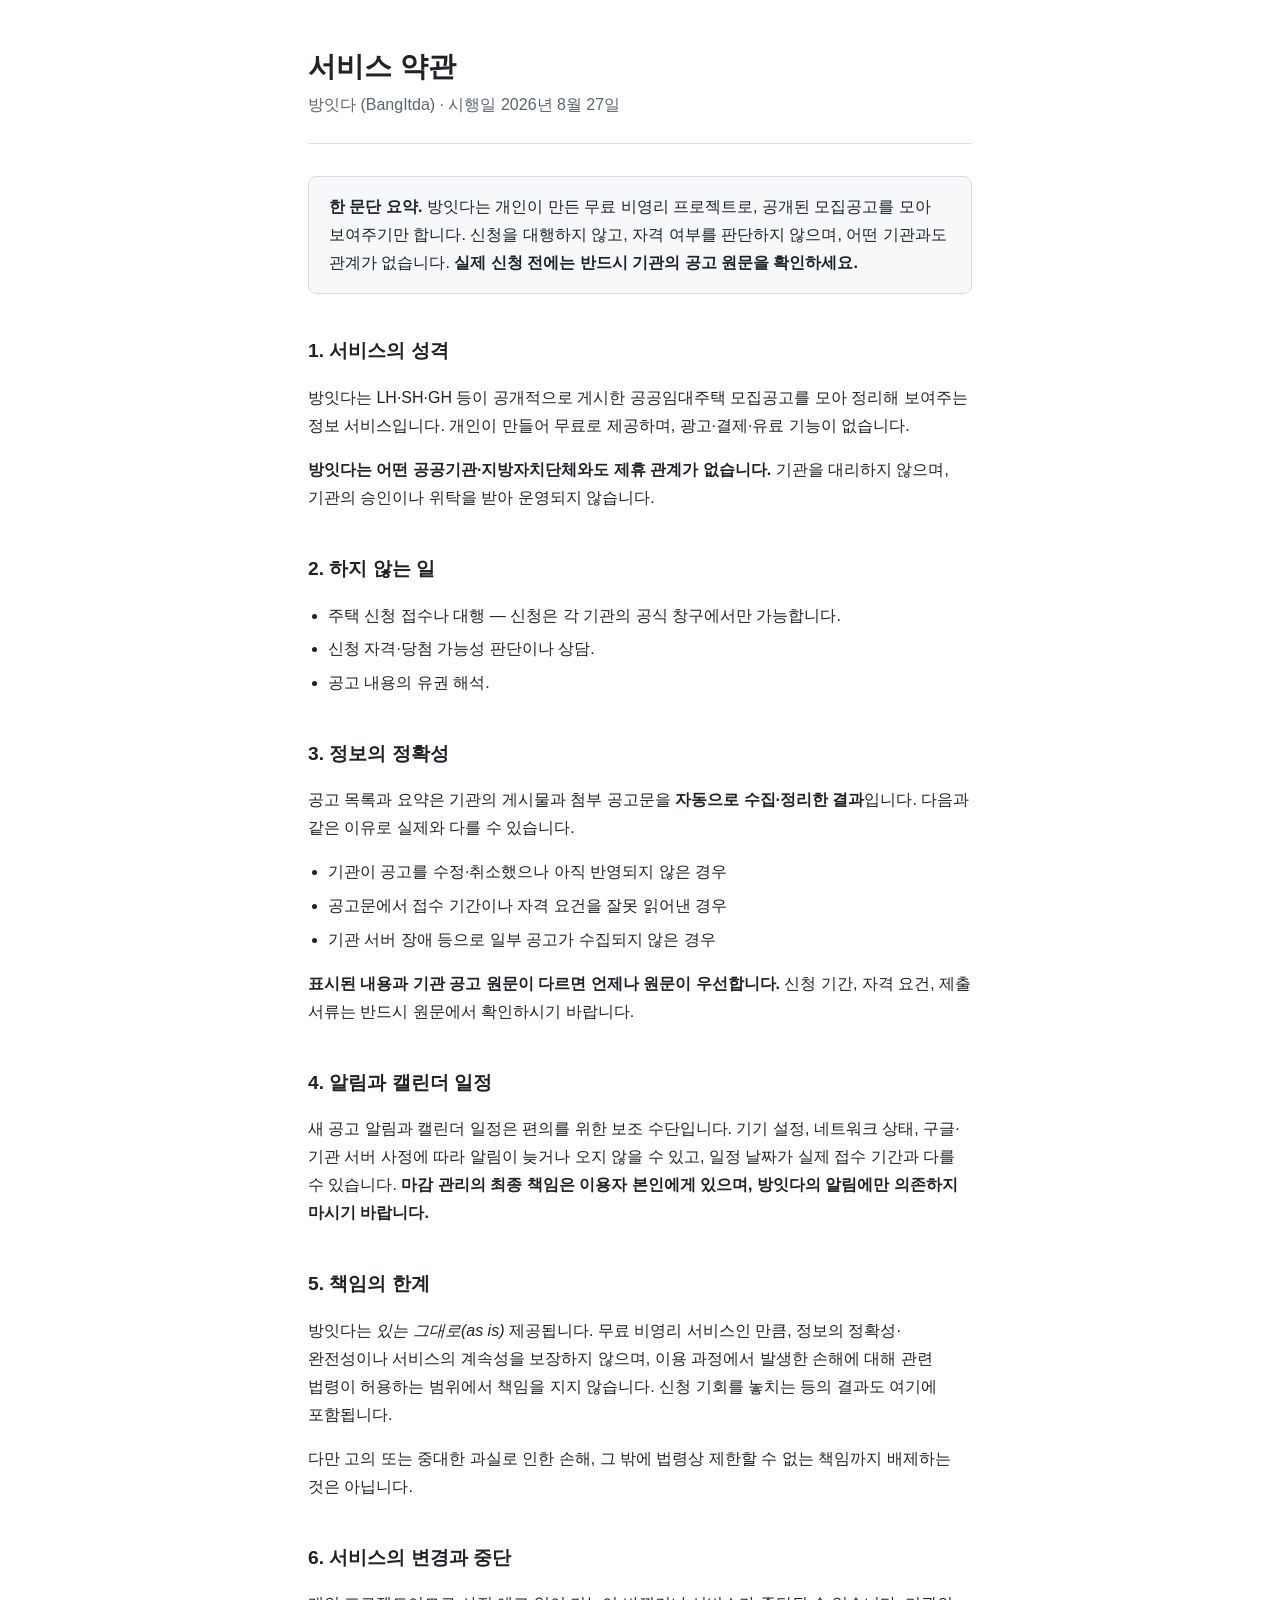
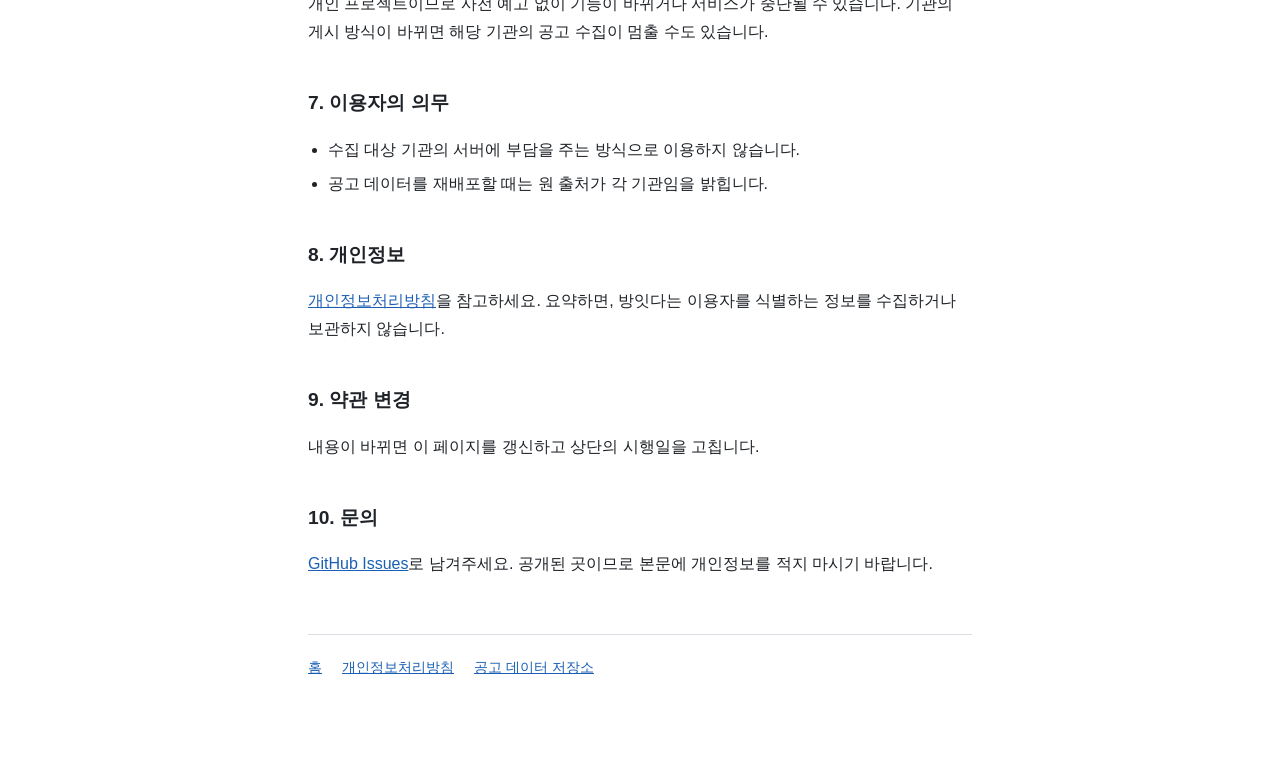
<file: docs/terms.html>
<!DOCTYPE html>
<html lang="ko">
<head>
<meta charset="utf-8">
<meta name="viewport" content="width=device-width, initial-scale=1">
<title>서비스 약관 — 방잇다 (BangItda)</title>
<meta name="description" content="방잇다(BangItda) 서비스 약관. 무료 비영리 개인 프로젝트의 이용 조건과 책임 범위를 설명합니다.">
<link rel="stylesheet" href="style.css">
</head>
<body>

<header>
  <h1>서비스 약관</h1>
  <p class="tagline">방잇다 (BangItda) · 시행일 2026년 8월 27일</p>
</header>

<div class="note">
  <p>
    <strong>한 문단 요약.</strong> 방잇다는 개인이 만든 무료 비영리 프로젝트로,
    공개된 모집공고를 모아 보여주기만 합니다. 신청을 대행하지 않고, 자격 여부를
    판단하지 않으며, 어떤 기관과도 관계가 없습니다. <strong>실제 신청 전에는 반드시
    기관의 공고 원문을 확인하세요.</strong>
  </p>
</div>

<h2>1. 서비스의 성격</h2>

<p>
  방잇다는 LH·SH·GH 등이 공개적으로 게시한 공공임대주택 모집공고를 모아 정리해
  보여주는 정보 서비스입니다. 개인이 만들어 무료로 제공하며, 광고·결제·유료
  기능이 없습니다.
</p>

<p>
  <strong>방잇다는 어떤 공공기관·지방자치단체와도 제휴 관계가 없습니다.</strong>
  기관을 대리하지 않으며, 기관의 승인이나 위탁을 받아 운영되지 않습니다.
</p>

<h2>2. 하지 않는 일</h2>

<ul>
  <li>주택 신청 접수나 대행 — 신청은 각 기관의 공식 창구에서만 가능합니다.</li>
  <li>신청 자격·당첨 가능성 판단이나 상담.</li>
  <li>공고 내용의 유권 해석.</li>
</ul>

<h2>3. 정보의 정확성</h2>

<p>
  공고 목록과 요약은 기관의 게시물과 첨부 공고문을 <strong>자동으로 수집·정리한
  결과</strong>입니다. 다음과 같은 이유로 실제와 다를 수 있습니다.
</p>

<ul>
  <li>기관이 공고를 수정·취소했으나 아직 반영되지 않은 경우</li>
  <li>공고문에서 접수 기간이나 자격 요건을 잘못 읽어낸 경우</li>
  <li>기관 서버 장애 등으로 일부 공고가 수집되지 않은 경우</li>
</ul>

<p>
  <strong>표시된 내용과 기관 공고 원문이 다르면 언제나 원문이 우선합니다.</strong>
  신청 기간, 자격 요건, 제출 서류는 반드시 원문에서 확인하시기 바랍니다.
</p>

<h2>4. 알림과 캘린더 일정</h2>

<p>
  새 공고 알림과 캘린더 일정은 편의를 위한 보조 수단입니다. 기기 설정, 네트워크
  상태, 구글·기관 서버 사정에 따라 알림이 늦거나 오지 않을 수 있고, 일정 날짜가
  실제 접수 기간과 다를 수 있습니다. <strong>마감 관리의 최종 책임은 이용자
  본인에게 있으며, 방잇다의 알림에만 의존하지 마시기 바랍니다.</strong>
</p>

<h2>5. 책임의 한계</h2>

<p>
  방잇다는 <em>있는 그대로(as is)</em> 제공됩니다. 무료 비영리 서비스인 만큼,
  정보의 정확성·완전성이나 서비스의 계속성을 보장하지 않으며, 이용 과정에서
  발생한 손해에 대해 관련 법령이 허용하는 범위에서 책임을 지지 않습니다.
  신청 기회를 놓치는 등의 결과도 여기에 포함됩니다.
</p>

<p>
  다만 고의 또는 중대한 과실로 인한 손해, 그 밖에 법령상 제한할 수 없는 책임까지
  배제하는 것은 아닙니다.
</p>

<h2>6. 서비스의 변경과 중단</h2>

<p>
  개인 프로젝트이므로 사전 예고 없이 기능이 바뀌거나 서비스가 중단될 수 있습니다.
  기관의 게시 방식이 바뀌면 해당 기관의 공고 수집이 멈출 수도 있습니다.
</p>

<h2>7. 이용자의 의무</h2>

<ul>
  <li>수집 대상 기관의 서버에 부담을 주는 방식으로 이용하지 않습니다.</li>
  <li>공고 데이터를 재배포할 때는 원 출처가 각 기관임을 밝힙니다.</li>
</ul>

<h2>8. 개인정보</h2>

<p>
  <a href="privacy.html">개인정보처리방침</a>을 참고하세요. 요약하면, 방잇다는
  이용자를 식별하는 정보를 수집하거나 보관하지 않습니다.
</p>

<h2>9. 약관 변경</h2>

<p>
  내용이 바뀌면 이 페이지를 갱신하고 상단의 시행일을 고칩니다.
</p>

<h2>10. 문의</h2>

<p>
  <a href="https://github.com/gldrngldrn/BangItda/issues">GitHub Issues</a>로
  남겨주세요. 공개된 곳이므로 본문에 개인정보를 적지 마시기 바랍니다.
</p>

<footer>
  <a href="index.html">홈</a>
  <a href="privacy.html">개인정보처리방침</a>
  <a href="https://github.com/gldrngldrn/BangItda">공고 데이터 저장소</a>
</footer>

</body>
</html>
</file>
<file: docs/style.css>
:root {
  --bg: #ffffff;
  --fg: #1f2328;
  --muted: #5b6570;
  --line: #d8dee4;
  --accent: #1a5fb4;
  --card: #f6f8fa;
}

@media (prefers-color-scheme: dark) {
  :root {
    --bg: #0d1117;
    --fg: #e6edf3;
    --muted: #9198a1;
    --line: #30363d;
    --accent: #6cb6ff;
    --card: #161b22;
  }
}

* { box-sizing: border-box; }

body {
  margin: 0 auto;
  padding: 3rem 1.25rem 5rem;
  max-width: 44rem;
  background: var(--bg);
  color: var(--fg);
  font-family: -apple-system, BlinkMacSystemFont, "Segoe UI", "Malgun Gothic",
               "Apple SD Gothic Neo", "Noto Sans KR", sans-serif;
  font-size: 16px;
  line-height: 1.75;
  word-break: keep-all;
  overflow-wrap: anywhere;
}

header { border-bottom: 1px solid var(--line); padding-bottom: 1.5rem; margin-bottom: 2rem; }

h1 { font-size: 1.75rem; line-height: 1.35; margin: 0 0 .35rem; }
h2 { font-size: 1.2rem; margin: 2.5rem 0 .75rem; }
h3 { font-size: 1rem; margin: 1.75rem 0 .5rem; }

.tagline { color: var(--muted); margin: 0; }

a { color: var(--accent); }

ul { padding-left: 1.25rem; }
li { margin: .35rem 0; }

code {
  background: var(--card);
  border: 1px solid var(--line);
  border-radius: 4px;
  padding: .1em .35em;
  font-size: .875em;
  word-break: break-all;
}

.note {
  background: var(--card);
  border: 1px solid var(--line);
  border-radius: 8px;
  padding: 1rem 1.25rem;
  margin: 1.5rem 0;
}

.note p:first-child { margin-top: 0; }
.note p:last-child { margin-bottom: 0; }

table { border-collapse: collapse; width: 100%; margin: 1rem 0; font-size: .95rem; }
th, td { border: 1px solid var(--line); padding: .5rem .75rem; text-align: left; vertical-align: top; }
th { background: var(--card); font-weight: 600; }

footer {
  border-top: 1px solid var(--line);
  margin-top: 3.5rem;
  padding-top: 1.25rem;
  color: var(--muted);
  font-size: .9rem;
}

footer a { margin-right: 1rem; }

/* 소개 페이지 → 앱으로 가는 버튼 */
.cta { margin: 1.25rem 0 0; }
.cta a {
  display: inline-block;
  padding: .55rem 1.1rem;
  border: 1px solid var(--accent); border-radius: 8px;
  color: var(--accent); text-decoration: none; font-weight: 600;
}
.cta a:hover { background: var(--accent); color: var(--bg); }
</file>
<file: docs/app/app.css>
/* 소개/약관 페이지의 style.css 와 같은 토큰을 쓴다. 여기는 앱이라
   목록·필터가 붙어 레이아웃만 따로 간다. */
:root {
  --bg: #ffffff;
  --fg: #1f2328;
  --muted: #5b6570;
  --line: #d8dee4;
  --accent: #1a5fb4;
  --card: #f6f8fa;
  --chip-on-bg: #1a5fb4;
  --chip-on-fg: #ffffff;
  --warn: #9a3412;
  --warn-bg: #fff4ed;
  --ok: #14663b;
  --ok-bg: #eaf7f0;
  --star: #d29922;
}

@media (prefers-color-scheme: dark) {
  :root {
    --bg: #0d1117;
    --fg: #e6edf3;
    --muted: #9198a1;
    --line: #30363d;
    --accent: #6cb6ff;
    --card: #161b22;
    --chip-on-bg: #1f6feb;
    --chip-on-fg: #ffffff;
    --warn: #ffb27a;
    --warn-bg: #3a1d0d;
    --ok: #7ee2ac;
    --ok-bg: #0f2c1d;
    --star: #e3b341;
  }
}

* { box-sizing: border-box; }

body {
  margin: 0 auto;
  padding: 0 1rem 4rem;
  max-width: 52rem;
  background: var(--bg);
  color: var(--fg);
  font-family: -apple-system, BlinkMacSystemFont, "Segoe UI", "Malgun Gothic",
               "Apple SD Gothic Neo", "Noto Sans KR", sans-serif;
  font-size: 16px;
  line-height: 1.6;
  word-break: keep-all;
  overflow-wrap: anywhere;
}

.sr-only {
  position: absolute; width: 1px; height: 1px;
  padding: 0; margin: -1px; overflow: hidden;
  clip: rect(0 0 0 0); white-space: nowrap; border: 0;
}

/* ── 상단 ── */
.top {
  position: sticky;
  top: 0;
  z-index: 5;
  background: var(--bg);
  border-bottom: 1px solid var(--line);
  padding: .9rem 0 .6rem;
}

.top-row {
  display: flex; align-items: baseline; gap: .75rem;
  flex-wrap: wrap; justify-content: space-between;
}

h1 { font-size: 1.3rem; margin: 0; }
h1 a { color: inherit; text-decoration: none; }
h1 a:hover { color: var(--accent); }

.freshness { margin: 0; color: var(--muted); font-size: .8rem; }
.freshness.stale { color: var(--warn); font-weight: 600; }

.search-row { display: flex; gap: .5rem; margin: .7rem 0 .55rem; }

#q {
  flex: 1; min-width: 0;
  padding: .5rem .7rem;
  font: inherit; font-size: .95rem;
  color: var(--fg); background: var(--bg);
  border: 1px solid var(--line); border-radius: 8px;
}
#q:focus-visible, select:focus-visible, button:focus-visible {
  outline: 2px solid var(--accent); outline-offset: 1px;
}

.filters { display: grid; gap: .3rem; }

.filter-group { display: flex; flex-wrap: wrap; gap: .3rem; align-items: center; }
.filter-group > .label {
  font-size: .75rem; color: var(--muted);
  min-width: 3.2rem; flex-shrink: 0;
}

.chip {
  font: inherit; font-size: .8rem; line-height: 1.3;
  padding: .22rem .55rem;
  border: 1px solid var(--line); border-radius: 999px;
  background: var(--card); color: var(--fg);
  cursor: pointer; white-space: nowrap;
}
.chip:hover { border-color: var(--accent); }
.chip[aria-pressed="true"] {
  background: var(--chip-on-bg); color: var(--chip-on-fg);
  border-color: var(--chip-on-bg);
}
.chip .count { opacity: .7; font-size: .9em; }

.toolbar {
  display: flex; flex-wrap: wrap; gap: .5rem;
  align-items: center; justify-content: space-between;
  margin-top: .5rem;
}
.toggles { display: flex; gap: .3rem; flex-wrap: wrap; }
.sort { font-size: .8rem; color: var(--muted); display: flex; gap: .35rem; align-items: center; }
select {
  font: inherit; font-size: .8rem; padding: .2rem .4rem;
  color: var(--fg); background: var(--bg);
  border: 1px solid var(--line); border-radius: 6px;
}

.ghost {
  font: inherit; font-size: .8rem;
  padding: .3rem .6rem;
  background: transparent; color: var(--accent);
  border: 1px solid var(--line); border-radius: 8px; cursor: pointer;
}
.ghost:hover { border-color: var(--accent); }

.result-line { margin: .55rem 0 0; font-size: .8rem; color: var(--muted); }

/* ── 목록 ── */
.list { display: grid; gap: .6rem; margin: 1rem 0 0; }

.card {
  position: relative;
  border: 1px solid var(--line); border-radius: 10px;
  background: var(--card);
  padding: .8rem 2.4rem .8rem .9rem;
  cursor: pointer;
}
.card:hover { border-color: var(--accent); }

.card-title {
  margin: 0 0 .4rem; font-size: .98rem; font-weight: 600; line-height: 1.45;
}

.badges { display: flex; flex-wrap: wrap; gap: .3rem; margin-bottom: .4rem; }

.badge {
  font-size: .72rem; padding: .1rem .42rem;
  border: 1px solid var(--line); border-radius: 4px;
  color: var(--muted); background: var(--bg);
  white-space: nowrap;
}
.badge.src { font-weight: 600; color: var(--fg); }
.badge.fix { color: var(--warn); border-color: var(--warn); }

.meta { margin: 0; font-size: .82rem; color: var(--muted); }
.meta .sep { opacity: .5; margin: 0 .35rem; }

.dday { font-weight: 700; }
.dday.soon { color: var(--warn); }
.dday.open { color: var(--ok); }

.star {
  position: absolute; top: .5rem; right: .45rem;
  font-size: 1.15rem; line-height: 1;
  background: none; border: 0; cursor: pointer;
  color: var(--line); padding: .2rem .3rem;
}
.star[aria-pressed="true"] { color: var(--star); }
.star:hover { color: var(--star); }

.empty { text-align: center; color: var(--muted); margin: 3rem 0; }

/* ── 상세 ── */
.detail {
  border: 1px solid var(--line); border-radius: 12px;
  background: var(--bg); color: var(--fg);
  max-width: 40rem; width: calc(100% - 2rem);
  padding: 0; max-height: 85vh;
}
.detail::backdrop { background: rgba(0,0,0,.5); }
.detail-inner { padding: 1.25rem 1.25rem .5rem; overflow-y: auto; max-height: calc(85vh - 4rem); }
.detail-inner h2 { font-size: 1.05rem; margin: 0 0 .5rem; line-height: 1.45; }
.detail-inner h3 { font-size: .85rem; margin: 1.25rem 0 .35rem; color: var(--muted); }
.detail-inner p { margin: .4rem 0; font-size: .92rem; }
.detail-close {
  border-top: 1px solid var(--line);
  padding: .6rem 1.25rem; text-align: right; margin: 0;
}

.kv { width: 100%; border-collapse: collapse; font-size: .88rem; margin: .4rem 0; }
.kv th, .kv td {
  border: 1px solid var(--line); padding: .35rem .55rem;
  text-align: left; vertical-align: top;
}
.kv th { background: var(--card); font-weight: 600; width: 6.5rem; white-space: nowrap; }

.links { display: flex; flex-wrap: wrap; gap: .5rem; margin: 1rem 0 .5rem; }
.links a {
  font-size: .85rem; padding: .4rem .7rem;
  border: 1px solid var(--line); border-radius: 8px;
  color: var(--accent); text-decoration: none;
}
.links a:hover { border-color: var(--accent); }

/* ── 바닥 ── */
.foot {
  border-top: 1px solid var(--line);
  margin-top: 2.5rem; padding-top: 1rem;
  color: var(--muted); font-size: .82rem;
}
.foot a { color: var(--accent); margin-right: .9rem; }
.disclaimer { margin: 0 0 .6rem; }

@media (max-width: 30rem) {
  .top-row { gap: .25rem; }
  .filter-group > .label { min-width: 100%; }
}
</file>
